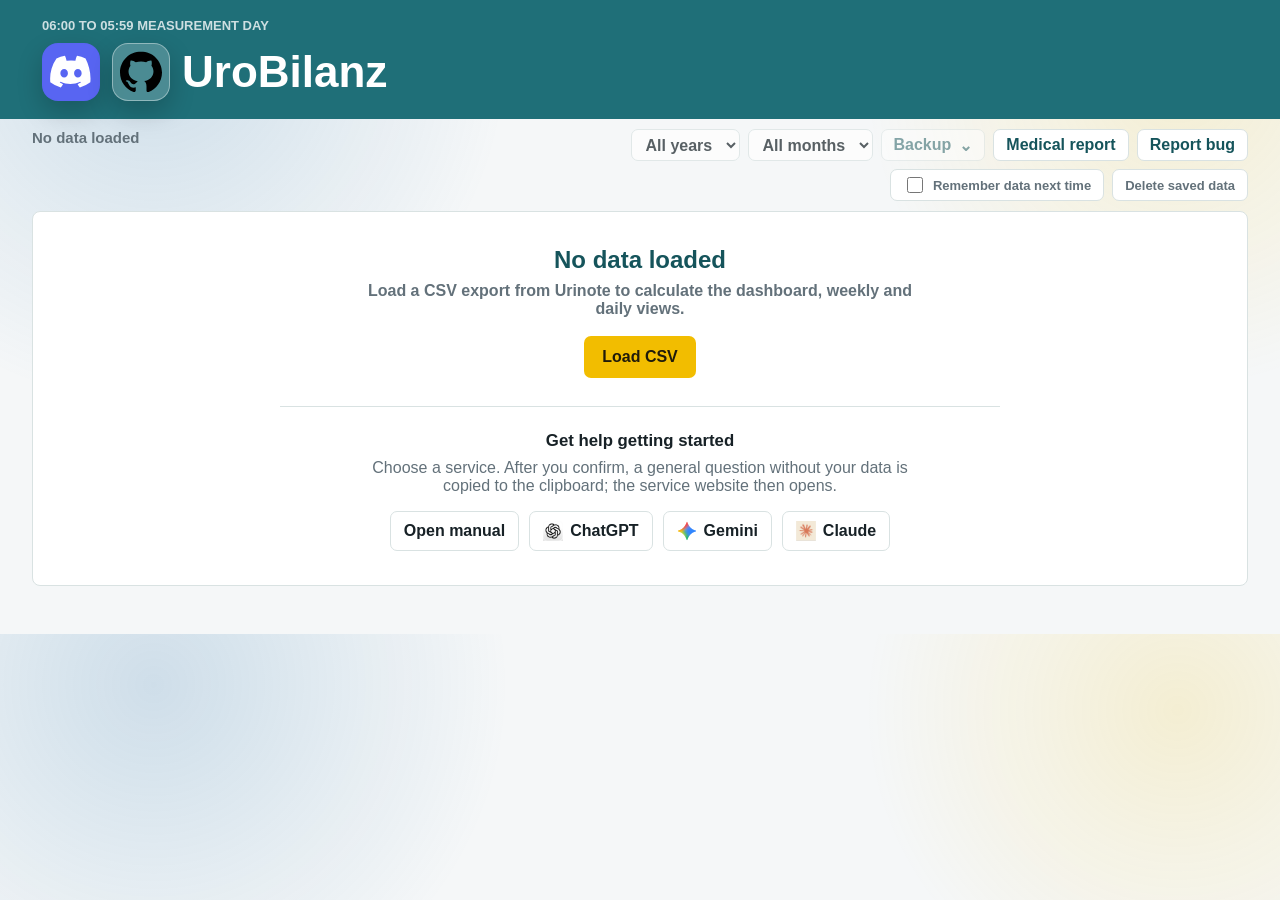
<file: apps/web/index.html>
<!doctype html>
<html lang="de">
  <head>
    <meta charset="utf-8" />
    <meta name="viewport" content="width=device-width, initial-scale=1" />
    <meta name="theme-color" content="#1f6e73" />
    <title>UroBilanz</title>
    <link rel="icon" href="./assets/urobilanz-app-icon.png" />
    <link rel="manifest" href="./manifest.webmanifest" />
    <link rel="stylesheet" href="./styles.css?v=about-header-1" />
    <link rel="stylesheet" href="./mobile.css?v=mobile-2" />
    <script src="./assets/js/charts.js?v=v1-7-2"></script>
    <script src="./assets/js/medical-report.js?v=v1-7-2"></script>
  </head>
  <body>
    <header class="app-header">
      <div>
        <p class="eyebrow" data-i18n="measurement_day">06:00 bis 05:59 Messtag</p>
        <h1>
          <a class="discord-mark-shell" href="https://discord.gg/RbsvqRCPQ" target="_blank" rel="noopener noreferrer" aria-label="UroBilanz-Community auf Discord" title="UroBilanz-Community auf Discord">
            <img class="discord-mark" src="./assets/discord-mark-white.svg" alt="" />
          </a>
          <a class="github-mark-shell" href="https://github.com/Schrotty74/UroBilanz" target="_blank" rel="noopener noreferrer" aria-label="UroBilanz auf GitHub" title="UroBilanz auf GitHub">
            <img class="github-mark" id="githubMark" src="./assets/github-invertocat-white.svg" alt="" />
          </a>
          UroBilanz
        </h1>
      </div>
      <details class="mobile-header-menu">
        <summary class="mobile-header-menu-toggle">☰ Menü</summary>
        <div class="header-actions">
          <div class="theme-menu" id="themeMenu">
            <button class="theme-menu-button" id="themeMenuButton" type="button" aria-expanded="false">
              <span data-i18n="theme">Theme</span>
              <strong id="selectedThemeLabel">Classic Hell</strong>
              <span aria-hidden="true">⌄</span>
            </button>
            <div class="theme-menu-panel" id="themeMenuPanel" hidden>
              <select id="themeSelect" class="visually-hidden" aria-label="Theme auswählen">
              <option value="classic-light">Classic Hell</option>
              <option value="classic-dark">Classic Dunkel</option>
              <option value="violet-night">Violet Night</option>
              <option value="liquid-dark">Liquid Dark</option>
              <option value="medical-light">Medical Light</option>
              <option value="high-contrast">High Contrast</option>
              <option value="summer">Sommer Look</option>
              <option value="cream-sage">Creme Salbei</option>
              </select>
              <div class="theme-menu-options" id="themeMenuOptions"></div>
              <div class="theme-menu-actions">
                <label class="theme-menu-action">
                  <span data-i18n="import_theme">Theme importieren</span>
                  <input id="themeInput" type="file" accept=".json,application/json" />
                </label>
                <button class="theme-menu-action" id="exportTheme" type="button" data-i18n="export_theme">Theme exportieren</button>
                <button class="theme-menu-action" id="deleteTheme" type="button" data-i18n="delete_theme">Theme löschen</button>
              </div>
            </div>
          </div>
          <label class="theme-control">
            <span data-i18n="language">Sprache</span>
            <select id="languageSelect" aria-label="Sprache">
              <option value="de">DE</option>
              <option value="en">EN</option>
            </select>
          </label>
          <button class="file-button" id="addEntry" type="button" data-i18n="add_entry">Eintrag</button>
          <label class="file-button">
            <span data-i18n="merge_csv">CSV ergänzen</span>
            <input id="mergeCsvInput" type="file" accept=".csv,text/csv" />
          </label>
          <label class="file-button">
            <span data-i18n="load_csv">CSV laden</span>
            <input id="csvInput" type="file" accept=".csv,text/csv" />
          </label>
          <button class="file-button" id="openAbout" type="button" data-i18n="about_open">Über UroBilanz</button>
        </div>
      </details>
    </header>

    <main>
      <section class="toolbar">
        <div class="control-left">
          <section class="tabs" aria-label="Ansichten">
            <button class="tab active" data-view="dashboard" data-i18n="dashboard">Dashboard</button>
            <button class="tab" data-view="year" data-i18n="year">Jahr</button>
            <button class="tab" data-view="month" data-i18n="month">Monat</button>
            <button class="tab" data-view="week" data-i18n="week">Woche</button>
            <button class="tab" data-view="day" data-i18n="day">Tag</button>
            <button class="tab" data-view="notes" data-i18n="notes">Regeln</button>
          </section>
          <div class="status" id="status" data-i18n="loading">Lade Daten...</div>
        </div>

        <div class="control-right">
          <div class="filters">
            <select id="yearFilter" aria-label="Jahr"></select>
            <select id="monthFilter" aria-label="Monat"></select>
            <details class="backup-menu" id="backupMenu">
              <summary class="utility-button" data-i18n="backup">Backup</summary>
              <div class="backup-menu-panel">
                <button id="backupCsv" type="button" data-i18n="complete_backup">Komplett-Backup</button>
                <button id="exportDays" type="button" data-i18n="daily_backup">Tagesbackup</button>
                <button id="exportJson" type="button" data-i18n="json_export">Als JSON exportieren</button>
              </div>
            </details>
            <button class="utility-button" id="medicalReport" type="button" data-i18n="medical_report">Arztbericht</button>
            <button class="utility-button" id="reportBug" type="button" data-i18n="report_bug">Fehler melden</button>
          </div>
          <section class="data-options">
            <label class="remember-toggle">
              <input id="rememberData" type="checkbox" />
              <span data-i18n="remember_data">Daten beim nächsten Start merken</span>
            </label>
            <button class="utility-button quiet" id="forgetData" type="button" data-i18n="forget_data">Gespeicherte Daten löschen</button>
          </section>
        </div>
      </section>

      <section id="emptyState" class="empty-state">
        <h2 data-i18n="no_data">Keine Daten geladen</h2>
        <p data-i18n="no_data_help">Lade einen CSV-Export aus Urinote, um Dashboard, Wochen- und Tagesansicht zu berechnen.</p>
        <label class="primary-upload">
          <span data-i18n="load_csv">CSV laden</span>
          <input id="emptyCsvInput" type="file" accept=".csv,text/csv" />
        </label>
        <section class="first-start-help" aria-labelledby="firstStartHelpTitle">
          <h3 id="firstStartHelpTitle" data-i18n="first_start_help_title">Beim Start helfen lassen</h3>
          <p data-i18n="first_start_help_text">Wähle einen Dienst. Eine allgemeine Frage ohne deine Daten wird in die Zwischenablage kopiert; danach öffnet sich die Website des Dienstes.</p>
          <div class="first-start-help-actions">
            <a class="manual-link" id="firstStartManual" href="https://github.com/Schrotty74/UroBilanz/blob/main/docs/output/pdf/UroBilanz-Handbuch-DE.pdf" target="_blank" rel="noopener noreferrer" data-i18n="open_manual">Handbuch öffnen</a>
            <button class="ai-service-button" type="button" data-ai-service="chatgpt" data-i18n-title="first_start_open_chatgpt" title="ChatGPT öffnen">
              <img src="./assets/ai-chatgpt-logo.jpg" alt="" />
              <span>ChatGPT</span>
            </button>
            <button class="ai-service-button" type="button" data-ai-service="gemini" data-i18n-title="first_start_open_gemini" title="Gemini öffnen">
              <img src="./assets/ai-gemini-logo.svg" alt="" />
              <span>Gemini</span>
            </button>
            <button class="ai-service-button" type="button" data-ai-service="claude" data-i18n-title="first_start_open_claude" title="Claude öffnen">
              <img src="./assets/ai-claude-logo.png" alt="" />
              <span>Claude</span>
            </button>
          </div>
        </section>
      </section>

      <section id="dashboard" class="view active">
        <div class="metric-grid" id="metrics"></div>
        <div class="chart-grid">
          <div class="chart-panel">
            <div class="panel-title" data-i18n="daily_progress">Tagesverlauf</div>
            <canvas id="dailyChart" width="760" height="300"></canvas>
          </div>
          <div class="chart-panel">
            <div class="panel-title" data-i18n="monthly_comparison">Monatsvergleich</div>
            <canvas id="monthChart" width="760" height="300"></canvas>
          </div>
        </div>
        <div class="table-wrap compact">
          <table id="alertTable"></table>
        </div>
      </section>

      <section id="year" class="view">
        <div class="table-wrap"><table id="yearTable"></table></div>
      </section>

      <section id="month" class="view">
        <div class="table-wrap"><table id="monthTable"></table></div>
      </section>

      <section id="week" class="view">
        <div class="table-wrap"><table id="weekTable"></table></div>
      </section>

      <section id="day" class="view">
        <div class="entry-filter-bar">
          <label class="entry-filter-search">
            <span data-i18n="filter_entries">Einträge filtern</span>
            <input id="entrySearch" type="search" data-i18n-placeholder="search_entries" placeholder="Einträge durchsuchen" />
          </label>
          <label class="entry-filter-type">
            <span data-i18n="type">Typ</span>
            <select id="entryTypeFilter">
              <option value="all" data-i18n="all_types">Alle Typen</option>
              <option value="Urin" data-i18n="urine">Urin</option>
              <option value="Wasser" data-i18n="water">Wasser</option>
              <option value="Hinweis" data-i18n="note">Hinweis</option>
            </select>
          </label>
          <button class="icon-button" id="clearEntryFilters" type="button" data-i18n-title="clear_filters" data-i18n-aria-label="clear_filters" title="Filter zurücksetzen" aria-label="Filter zurücksetzen">&#10005;</button>
        </div>
        <div class="table-wrap day-table"><table id="dayTable"></table></div>
      </section>

      <section id="notes" class="view notes">
        <h2 data-i18n="note_title">Bewertungsregeln</h2>
        <p class="notes-intro" data-i18n="note_intro">Diese Regeln beschreiben nur die organisatorische Auswertung in UroBilanz. Sie ersetzen keine medizinische Bewertung.</p>
        <div class="rules-grid">
          <article>
            <h3 data-i18n="rule_day_title">Messtag</h3>
            <p data-i18n="rule_day_text">Ein Messtag läuft von 06:00 bis 05:59. Einträge zwischen 00:00 und 05:59 werden dem Vortag zugerechnet, die Uhrzeit selbst bleibt erhalten.</p>
          </article>
          <article>
            <h3 data-i18n="rule_complete_title">Vollständig</h3>
            <p data-i18n="rule_complete_text">Ein Messtag wird für Summen, Durchschnitt und Bewertung nur ausgewertet, wenn zwischen erstem und letztem Urin- oder Wasserwert mindestens acht Stunden liegen.</p>
          </article>
          <article>
            <h3 data-i18n="rule_low_title">Niedrig</h3>
            <p data-i18n="rule_low_text">Ein vollständiger Messtag gilt als niedrig, wenn die Urin-Gesamtmenge unter 700 ml liegt.</p>
          </article>
          <article>
            <h3 data-i18n="rule_normal_title">Normal</h3>
            <p data-i18n="rule_normal_text">Ein vollständiger Messtag ab 700 ml Urin wird als normal geführt. Eine automatische Hoch-Bewertung gibt es nicht.</p>
          </article>
          <article>
            <h3 data-i18n="rule_incomplete_title">Unvollständig</h3>
            <p data-i18n="rule_incomplete_text">Unvollständige Randtage bleiben in der Tagesansicht sichtbar, werden aber nicht in Summen, Durchschnitt oder niedrig/normal-Bewertung eingerechnet.</p>
          </article>
          <article>
            <h3 data-i18n="rule_water_title">Wasser und Hinweise</h3>
            <p data-i18n="rule_water_text">Wasser wird separat geführt und nicht mit Urin vermischt. Hinweise bleiben als Kontext sichtbar und verändern keine Bewertung.</p>
          </article>
        </div>
      </section>
    </main>

    <dialog id="entryDialog" class="entry-dialog">
      <form id="entryForm" method="dialog">
        <h2 id="entryDialogTitle" data-i18n="entry_add">Eintrag hinzufügen</h2>
        <input id="entryEditIndex" type="hidden" value="" />
        <label>
          <span data-i18n="date">Datum</span>
          <input id="entryDate" type="date" required />
        </label>
        <label>
          <span data-i18n="urine_time">Urin Uhrzeit</span>
          <input id="entryUrineTime" type="time" />
        </label>
        <label>
          <span data-i18n="urine_ml">Urin ml</span>
          <input id="entryUrineMl" type="number" min="0" step="1" />
        </label>
        <label>
          <span data-i18n="water_time">Wasser Uhrzeit</span>
          <input id="entryWaterTime" type="time" />
        </label>
        <label>
          <span data-i18n="water_ml">Wasser ml</span>
          <input id="entryWaterMl" type="number" min="0" step="1" />
        </label>
        <label>
          <span data-i18n="daily_note">Tagesnotiz / Hinweis</span>
          <textarea id="entryNote" rows="3"></textarea>
        </label>
        <section class="entry-list-wrap">
          <h3 data-i18n="entries_day">Einträge an diesem Messtag</h3>
          <div id="entryList" class="entry-list"></div>
        </section>
        <div class="dialog-actions">
          <button class="utility-button quiet" id="cancelEntry" type="button" data-i18n="close">Schließen</button>
          <button class="utility-button quiet" id="resetEntry" type="button" data-i18n="new">Neu</button>
          <button class="utility-button" type="submit" data-i18n="add">Hinzufügen</button>
          <button class="utility-button" id="addEntryAndClose" type="submit" data-i18n="add_close">Hinzufügen & schließen</button>
        </div>
      </form>
    </dialog>

    <dialog id="bugReportDialog" class="entry-dialog bug-report-dialog">
      <form id="bugReportForm" method="dialog">
        <h2 data-i18n="bug_report_title">Fehlerbericht</h2>
        <p class="bug-report-privacy" data-i18n="bug_report_privacy">CSV-Werte, Hinweise und Gesundheitsdaten werden nicht automatisch in den Bericht aufgenommen.</p>
        <label>
          <span data-i18n="bug_description">Was ist passiert?</span>
          <textarea id="bugDescription" rows="4"></textarea>
        </label>
        <label>
          <span data-i18n="bug_steps">Schritte zum Nachstellen</span>
          <textarea id="bugSteps" rows="4"></textarea>
        </label>
        <label>
          <span data-i18n="bug_expected">Was sollte stattdessen passieren?</span>
          <textarea id="bugExpected" rows="3"></textarea>
        </label>
        <label>
          <span data-i18n="bug_report_preview">Bericht vor dem Senden prüfen und bei Bedarf bearbeiten</span>
          <textarea id="bugReportText" class="bug-report-text" rows="15"></textarea>
        </label>
        <div class="dialog-actions">
          <button class="utility-button quiet" id="closeBugReport" type="button" data-i18n="close">Schließen</button>
          <button class="utility-button" id="saveBugReport" type="button" data-i18n="save_report">Bericht speichern</button>
          <button class="utility-button" id="emailBugReport" type="button" data-i18n="prepare_email">E-Mail vorbereiten</button>
        </div>
      </form>
    </dialog>

    <dialog id="medicalReportDialog" class="entry-dialog medical-report-dialog">
      <form id="medicalReportForm" method="dialog">
        <h2 data-i18n="medical_report">Arztbericht</h2>
        <p class="medical-report-intro" data-i18n="medical_report_intro">Erstellt einen strukturierten, druckfertigen Bericht im festen UroBilanz-Berichtslayout.</p>
        <label>
          <span data-i18n="period_from">Zeitraum von</span>
          <input id="medicalReportFrom" type="date" required />
        </label>
        <label>
          <span data-i18n="period_to">Zeitraum bis</span>
          <input id="medicalReportTo" type="date" required />
        </label>
        <label class="report-option">
          <input id="medicalReportDetails" type="checkbox" checked />
          <span data-i18n="include_daily_details">Tagesdetails aufnehmen</span>
        </label>
        <label class="report-option">
          <input id="medicalReportNotes" type="checkbox" checked />
          <span data-i18n="include_notes">Hinweise aufnehmen</span>
        </label>
        <p class="medical-report-note" data-i18n="medical_report_note">Der Bericht verwendet immer ein neutrales, druckfreundliches Layout und übernimmt keine Theme-Farben.</p>
        <div class="dialog-actions">
          <button class="utility-button quiet" id="closeMedicalReport" type="button" data-i18n="close">Schließen</button>
          <button class="utility-button" type="submit" data-i18n="create_report">Bericht erstellen</button>
        </div>
      </form>
    </dialog>

    <dialog id="aboutDialog" class="about-dialog">
      <div class="about-content">
        <img class="about-app-mark" src="./assets/urobilanz-app-icon.png" alt="" />
        <div class="about-heading">
          <h2>UroBilanz</h2>
          <p id="aboutVersion">Version</p>
        </div>
        <p class="about-description" data-i18n="about_description">Lokales Protokoll- und Auswertungstool für Urin- und Flüssigkeitsprotokolle.</p>
        <dl class="about-details">
          <dt data-i18n="about_developer">Entwickler</dt>
          <dd data-i18n="about_developer_value">Schrotty74, mit Unterstützung von OpenAI Codex</dd>
          <dt data-i18n="about_license">Lizenz</dt>
          <dd><a href="https://github.com/Schrotty74/UroBilanz/blob/main/LICENSE" target="_blank" rel="noopener noreferrer">GNU General Public License v3</a></dd>
          <dt>GitHub</dt>
          <dd><a href="https://github.com/Schrotty74/UroBilanz" target="_blank" rel="noopener noreferrer">github.com/Schrotty74/UroBilanz</a></dd>
          <dt data-i18n="about_contact">Kontakt</dt>
          <dd><a href="mailto:urobilanz@mailbox.org">urobilanz@mailbox.org</a></dd>
        </dl>
        <div class="dialog-actions">
          <button class="utility-button" id="closeAbout" type="button" data-i18n="close">Schließen</button>
        </div>
      </div>
    </dialog>

    <script src="./assets/i18n/de.js?v=first-start-help-2"></script>
    <script src="./assets/i18n/en.js?v=first-start-help-2"></script>
    <script src="./assets/js/core.js?v=v1-7-2"></script>
    <script src="./assets/js/themes.js?v=v1-7-2"></script>
    <script src="./app.js?v=first-start-help-6"></script>
  </body>
</html>
</file>
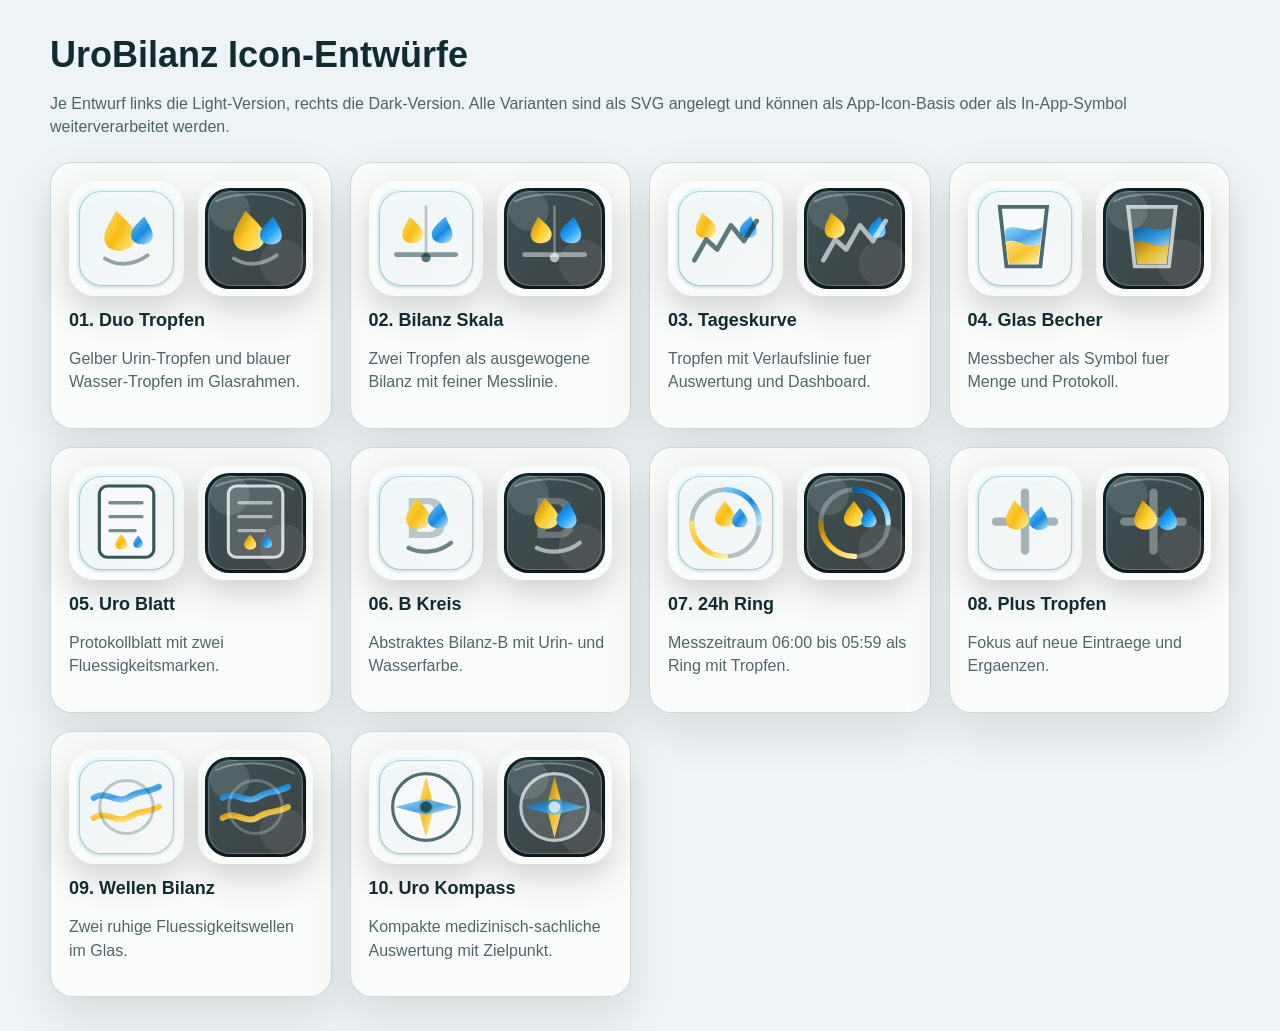
<file: assets/icon/index.html>
<!doctype html>
<html lang="de">
<head>
  <meta charset="utf-8">
  <meta name="viewport" content="width=device-width, initial-scale=1">
  <title>UroBilanz Icon-Entwürfe</title>
  <style>
    :root { color-scheme: light dark; font-family: -apple-system, BlinkMacSystemFont, "Segoe UI", sans-serif; background: #eef4f5; color: #112b2f; }
    body { margin: 0; padding: 34px; }
    header { max-width: 1180px; margin: 0 auto 24px; }
    h1 { margin: 0 0 8px; font-size: 36px; }
    p { color: color-mix(in srgb, currentColor 72%, transparent); line-height: 1.45; }
    .grid { max-width: 1180px; margin: 0 auto; display: grid; grid-template-columns: repeat(auto-fit, minmax(260px, 1fr)); gap: 18px; }
    .card { border: 1px solid color-mix(in srgb, currentColor 18%, transparent); border-radius: 22px; padding: 18px; background: color-mix(in srgb, Canvas 70%, transparent); box-shadow: 0 18px 48px rgba(0,0,0,.10); }
    .icons { display: grid; grid-template-columns: 1fr 1fr; gap: 14px; }
    img { width: 100%; aspect-ratio: 1; display: block; border-radius: 22%; box-shadow: 0 12px 34px rgba(0,0,0,.18); }
    h2 { font-size: 18px; margin: 14px 0 4px; }
    @media (prefers-color-scheme: dark) { :root { background: #101313; color: #edf6f7; } .card { box-shadow: 0 18px 48px rgba(0,0,0,.32); } }
  </style>
</head>
<body>
  <header>
    <h1>UroBilanz Icon-Entwürfe</h1>
    <p>Je Entwurf links die Light-Version, rechts die Dark-Version. Alle Varianten sind als SVG angelegt und können als App-Icon-Basis oder als In-App-Symbol weiterverarbeitet werden.</p>
  </header>
  <main class="grid">
    <article class="card">
      <div class="icons">
        <img src="svg/01-light.svg" alt="Duo Tropfen Light">
        <img src="svg/01-dark.svg" alt="Duo Tropfen Dark">
      </div>
      <h2>01. Duo Tropfen</h2>
      <p>Gelber Urin-Tropfen und blauer Wasser-Tropfen im Glasrahmen.</p>
    </article>
    <article class="card">
      <div class="icons">
        <img src="svg/02-light.svg" alt="Bilanz Skala Light">
        <img src="svg/02-dark.svg" alt="Bilanz Skala Dark">
      </div>
      <h2>02. Bilanz Skala</h2>
      <p>Zwei Tropfen als ausgewogene Bilanz mit feiner Messlinie.</p>
    </article>
    <article class="card">
      <div class="icons">
        <img src="svg/03-light.svg" alt="Tageskurve Light">
        <img src="svg/03-dark.svg" alt="Tageskurve Dark">
      </div>
      <h2>03. Tageskurve</h2>
      <p>Tropfen mit Verlaufslinie fuer Auswertung und Dashboard.</p>
    </article>
    <article class="card">
      <div class="icons">
        <img src="svg/04-light.svg" alt="Glas Becher Light">
        <img src="svg/04-dark.svg" alt="Glas Becher Dark">
      </div>
      <h2>04. Glas Becher</h2>
      <p>Messbecher als Symbol fuer Menge und Protokoll.</p>
    </article>
    <article class="card">
      <div class="icons">
        <img src="svg/05-light.svg" alt="Uro Blatt Light">
        <img src="svg/05-dark.svg" alt="Uro Blatt Dark">
      </div>
      <h2>05. Uro Blatt</h2>
      <p>Protokollblatt mit zwei Fluessigkeitsmarken.</p>
    </article>
    <article class="card">
      <div class="icons">
        <img src="svg/06-light.svg" alt="B Kreis Light">
        <img src="svg/06-dark.svg" alt="B Kreis Dark">
      </div>
      <h2>06. B Kreis</h2>
      <p>Abstraktes Bilanz-B mit Urin- und Wasserfarbe.</p>
    </article>
    <article class="card">
      <div class="icons">
        <img src="svg/07-light.svg" alt="24h Ring Light">
        <img src="svg/07-dark.svg" alt="24h Ring Dark">
      </div>
      <h2>07. 24h Ring</h2>
      <p>Messzeitraum 06:00 bis 05:59 als Ring mit Tropfen.</p>
    </article>
    <article class="card">
      <div class="icons">
        <img src="svg/08-light.svg" alt="Plus Tropfen Light">
        <img src="svg/08-dark.svg" alt="Plus Tropfen Dark">
      </div>
      <h2>08. Plus Tropfen</h2>
      <p>Fokus auf neue Eintraege und Ergaenzen.</p>
    </article>
    <article class="card">
      <div class="icons">
        <img src="svg/09-light.svg" alt="Wellen Bilanz Light">
        <img src="svg/09-dark.svg" alt="Wellen Bilanz Dark">
      </div>
      <h2>09. Wellen Bilanz</h2>
      <p>Zwei ruhige Fluessigkeitswellen im Glas.</p>
    </article>
    <article class="card">
      <div class="icons">
        <img src="svg/10-light.svg" alt="Uro Kompass Light">
        <img src="svg/10-dark.svg" alt="Uro Kompass Dark">
      </div>
      <h2>10. Uro Kompass</h2>
      <p>Kompakte medizinisch-sachliche Auswertung mit Zielpunkt.</p>
    </article></main>
</body>
</html>
</file>
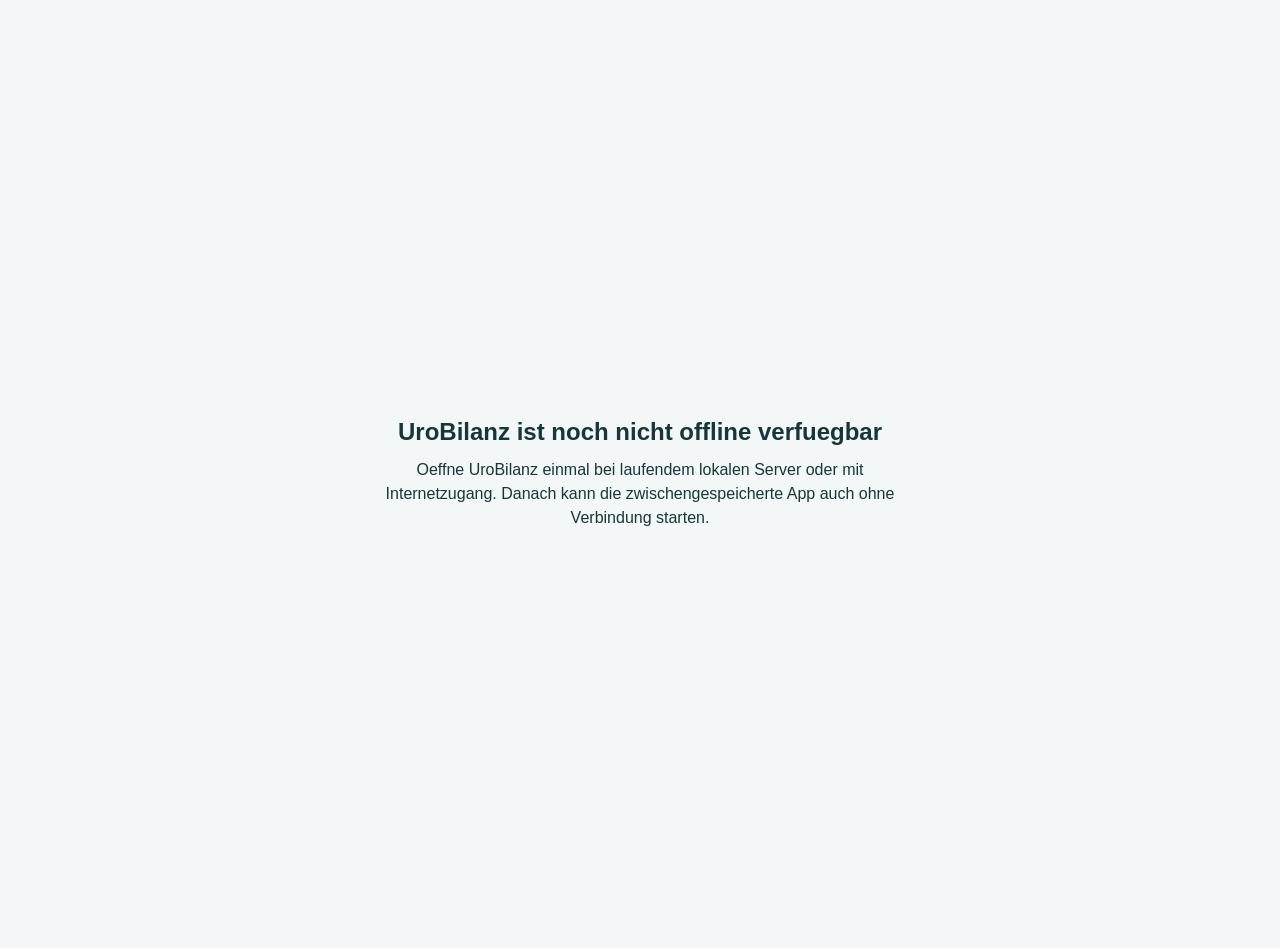
<file: apps/web/offline.html>
<!doctype html>
<html lang="de">
  <head>
    <meta charset="utf-8" />
    <meta name="viewport" content="width=device-width, initial-scale=1" />
    <meta name="theme-color" content="#1f6e73" />
    <title>UroBilanz offline</title>
    <style>
      body { align-items: center; background: #f3f7f7; color: #17363a; display: flex; font-family: -apple-system, BlinkMacSystemFont, "Segoe UI", sans-serif; justify-content: center; margin: 0; min-height: 100vh; padding: 24px; text-align: center; }
      main { max-width: 32rem; }
      h1 { font-size: 1.5rem; margin: 0 0 0.75rem; }
      p { line-height: 1.5; margin: 0; }
    </style>
  </head>
  <body>
    <main>
      <h1>UroBilanz ist noch nicht offline verfuegbar</h1>
      <p>Oeffne UroBilanz einmal bei laufendem lokalen Server oder mit Internetzugang. Danach kann die zwischengespeicherte App auch ohne Verbindung starten.</p>
    </main>
  </body>
</html>
</file>
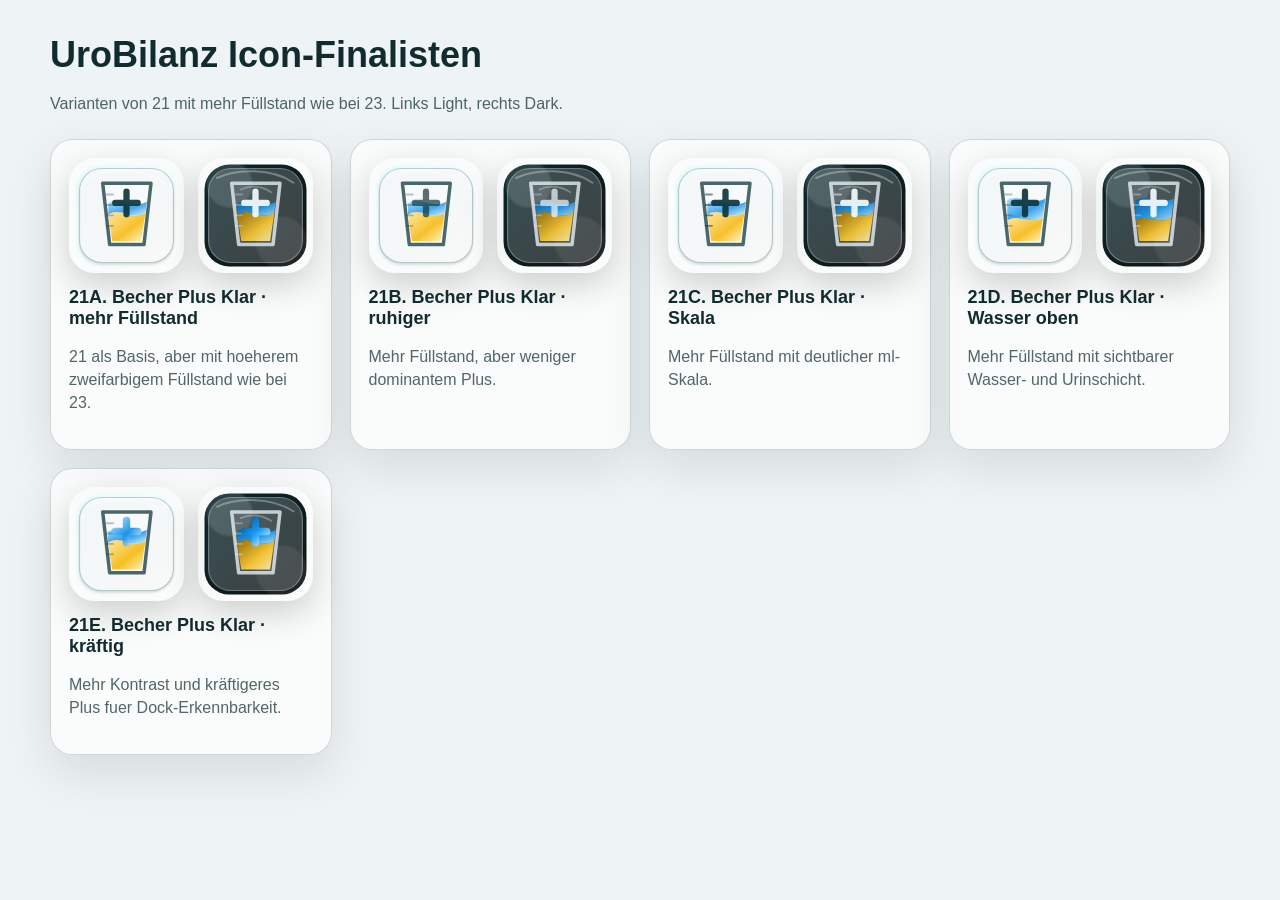
<file: assets/icon/index-finalisten.html>
<!doctype html><html lang="de"><head><meta charset="utf-8"><meta name="viewport" content="width=device-width, initial-scale=1"><title>UroBilanz Icon-Finalisten</title><style>
:root{color-scheme:light dark;font-family:-apple-system,BlinkMacSystemFont,"Segoe UI",sans-serif;background:#eef4f5;color:#112b2f}body{margin:0;padding:34px}header{max-width:1180px;margin:0 auto 24px}h1{margin:0 0 8px;font-size:36px}p{color:color-mix(in srgb,currentColor 72%,transparent);line-height:1.45}.grid{max-width:1180px;margin:0 auto;display:grid;grid-template-columns:repeat(auto-fit,minmax(260px,1fr));gap:18px}.card{border:1px solid color-mix(in srgb,currentColor 18%,transparent);border-radius:22px;padding:18px;background:color-mix(in srgb,Canvas 70%,transparent);box-shadow:0 18px 48px rgba(0,0,0,.10)}.icons{display:grid;grid-template-columns:1fr 1fr;gap:14px}img{width:100%;aspect-ratio:1;display:block;border-radius:22%;box-shadow:0 12px 34px rgba(0,0,0,.18)}h2{font-size:18px;margin:14px 0 4px}@media(prefers-color-scheme:dark){:root{background:#101313;color:#edf6f7}.card{box-shadow:0 18px 48px rgba(0,0,0,.32)}}
</style></head><body><header><h1>UroBilanz Icon-Finalisten</h1><p>Varianten von 21 mit mehr Füllstand wie bei 23. Links Light, rechts Dark.</p></header><main class="grid"><article class="card"><div class="icons"><img src="svg-finalisten/21A-light.svg" alt="Becher Plus Klar · mehr Füllstand Light"><img src="svg-finalisten/21A-dark.svg" alt="Becher Plus Klar · mehr Füllstand Dark"></div><h2>21A. Becher Plus Klar · mehr Füllstand</h2><p>21 als Basis, aber mit hoeherem zweifarbigem Füllstand wie bei 23.</p></article><article class="card"><div class="icons"><img src="svg-finalisten/21B-light.svg" alt="Becher Plus Klar · ruhiger Light"><img src="svg-finalisten/21B-dark.svg" alt="Becher Plus Klar · ruhiger Dark"></div><h2>21B. Becher Plus Klar · ruhiger</h2><p>Mehr Füllstand, aber weniger dominantem Plus.</p></article><article class="card"><div class="icons"><img src="svg-finalisten/21C-light.svg" alt="Becher Plus Klar · Skala Light"><img src="svg-finalisten/21C-dark.svg" alt="Becher Plus Klar · Skala Dark"></div><h2>21C. Becher Plus Klar · Skala</h2><p>Mehr Füllstand mit deutlicher ml-Skala.</p></article><article class="card"><div class="icons"><img src="svg-finalisten/21D-light.svg" alt="Becher Plus Klar · Wasser oben Light"><img src="svg-finalisten/21D-dark.svg" alt="Becher Plus Klar · Wasser oben Dark"></div><h2>21D. Becher Plus Klar · Wasser oben</h2><p>Mehr Füllstand mit sichtbarer Wasser- und Urinschicht.</p></article><article class="card"><div class="icons"><img src="svg-finalisten/21E-light.svg" alt="Becher Plus Klar · kräftig Light"><img src="svg-finalisten/21E-dark.svg" alt="Becher Plus Klar · kräftig Dark"></div><h2>21E. Becher Plus Klar · kräftig</h2><p>Mehr Kontrast und kräftigeres Plus fuer Dock-Erkennbarkeit.</p></article></main></body></html>
</file>
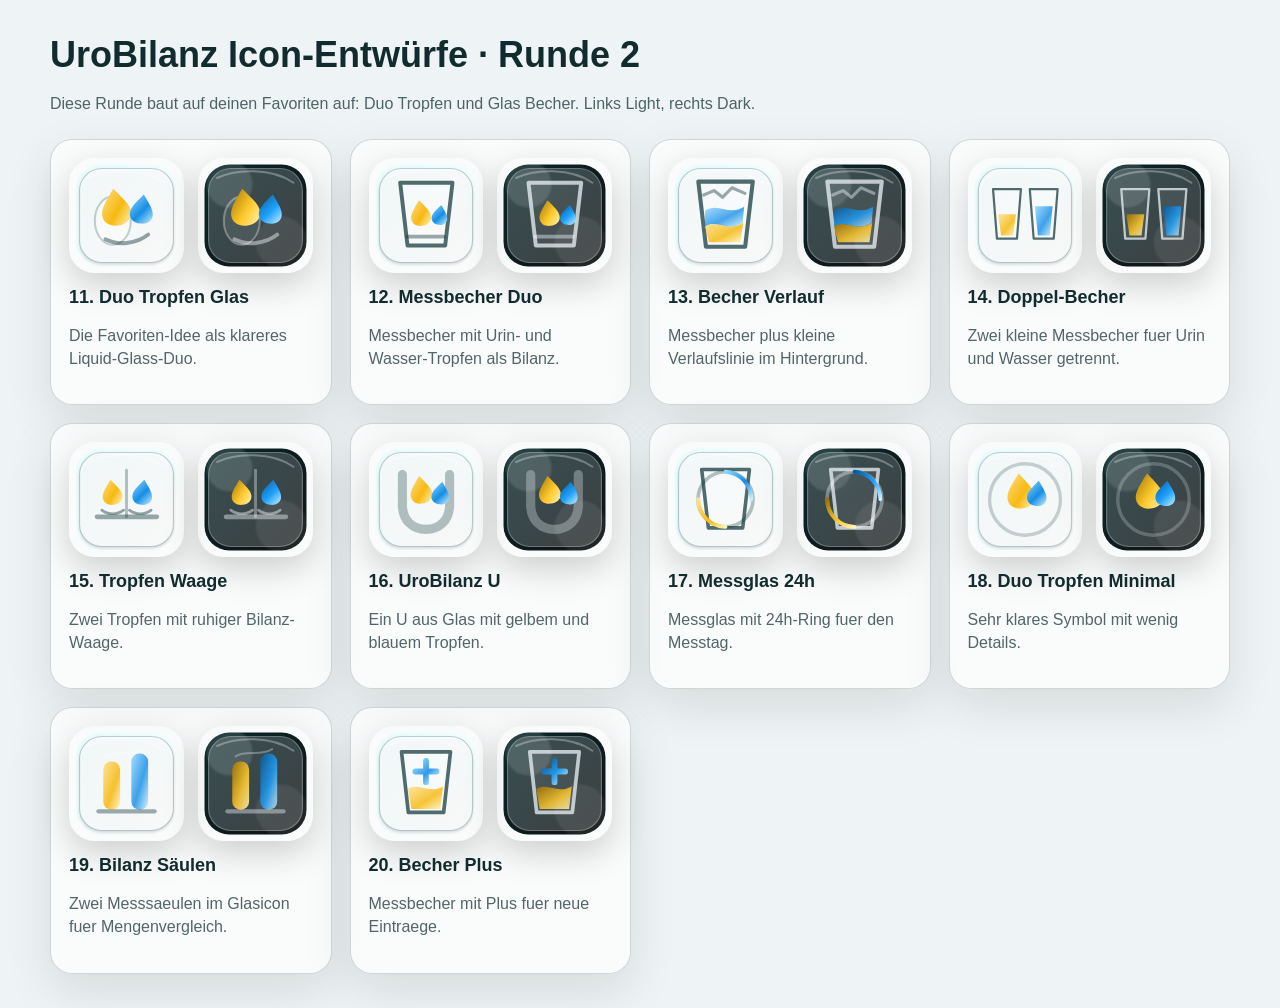
<file: assets/icon/index-runde-2.html>
<!doctype html>
<html lang="de">
<head>
  <meta charset="utf-8">
  <meta name="viewport" content="width=device-width, initial-scale=1">
  <title>UroBilanz Icon-Entwürfe Runde 2</title>
  <style>
    :root { color-scheme: light dark; font-family: -apple-system, BlinkMacSystemFont, "Segoe UI", sans-serif; background: #eef4f5; color: #112b2f; }
    body { margin: 0; padding: 34px; }
    header { max-width: 1180px; margin: 0 auto 24px; }
    h1 { margin: 0 0 8px; font-size: 36px; }
    p { color: color-mix(in srgb, currentColor 72%, transparent); line-height: 1.45; }
    .grid { max-width: 1180px; margin: 0 auto; display: grid; grid-template-columns: repeat(auto-fit, minmax(260px, 1fr)); gap: 18px; }
    .card { border: 1px solid color-mix(in srgb, currentColor 18%, transparent); border-radius: 22px; padding: 18px; background: color-mix(in srgb, Canvas 70%, transparent); box-shadow: 0 18px 48px rgba(0,0,0,.10); }
    .icons { display: grid; grid-template-columns: 1fr 1fr; gap: 14px; }
    img { width: 100%; aspect-ratio: 1; display: block; border-radius: 22%; box-shadow: 0 12px 34px rgba(0,0,0,.18); }
    h2 { font-size: 18px; margin: 14px 0 4px; }
    @media (prefers-color-scheme: dark) { :root { background: #101313; color: #edf6f7; } .card { box-shadow: 0 18px 48px rgba(0,0,0,.32); } }
  </style>
</head>
<body>
  <header>
    <h1>UroBilanz Icon-Entwürfe · Runde 2</h1>
    <p>Diese Runde baut auf deinen Favoriten auf: Duo Tropfen und Glas Becher. Links Light, rechts Dark.</p>
  </header>
  <main class="grid">
    <article class="card">
      <div class="icons">
        <img src="svg-runde-2/11-light.svg" alt="Duo Tropfen Glas Light">
        <img src="svg-runde-2/11-dark.svg" alt="Duo Tropfen Glas Dark">
      </div>
      <h2>11. Duo Tropfen Glas</h2>
      <p>Die Favoriten-Idee als klareres Liquid-Glass-Duo.</p>
    </article>
    <article class="card">
      <div class="icons">
        <img src="svg-runde-2/12-light.svg" alt="Messbecher Duo Light">
        <img src="svg-runde-2/12-dark.svg" alt="Messbecher Duo Dark">
      </div>
      <h2>12. Messbecher Duo</h2>
      <p>Messbecher mit Urin- und Wasser-Tropfen als Bilanz.</p>
    </article>
    <article class="card">
      <div class="icons">
        <img src="svg-runde-2/13-light.svg" alt="Becher Verlauf Light">
        <img src="svg-runde-2/13-dark.svg" alt="Becher Verlauf Dark">
      </div>
      <h2>13. Becher Verlauf</h2>
      <p>Messbecher plus kleine Verlaufslinie im Hintergrund.</p>
    </article>
    <article class="card">
      <div class="icons">
        <img src="svg-runde-2/14-light.svg" alt="Doppel-Becher Light">
        <img src="svg-runde-2/14-dark.svg" alt="Doppel-Becher Dark">
      </div>
      <h2>14. Doppel-Becher</h2>
      <p>Zwei kleine Messbecher fuer Urin und Wasser getrennt.</p>
    </article>
    <article class="card">
      <div class="icons">
        <img src="svg-runde-2/15-light.svg" alt="Tropfen Waage Light">
        <img src="svg-runde-2/15-dark.svg" alt="Tropfen Waage Dark">
      </div>
      <h2>15. Tropfen Waage</h2>
      <p>Zwei Tropfen mit ruhiger Bilanz-Waage.</p>
    </article>
    <article class="card">
      <div class="icons">
        <img src="svg-runde-2/16-light.svg" alt="UroBilanz U Light">
        <img src="svg-runde-2/16-dark.svg" alt="UroBilanz U Dark">
      </div>
      <h2>16. UroBilanz U</h2>
      <p>Ein U aus Glas mit gelbem und blauem Tropfen.</p>
    </article>
    <article class="card">
      <div class="icons">
        <img src="svg-runde-2/17-light.svg" alt="Messglas 24h Light">
        <img src="svg-runde-2/17-dark.svg" alt="Messglas 24h Dark">
      </div>
      <h2>17. Messglas 24h</h2>
      <p>Messglas mit 24h-Ring fuer den Messtag.</p>
    </article>
    <article class="card">
      <div class="icons">
        <img src="svg-runde-2/18-light.svg" alt="Duo Tropfen Minimal Light">
        <img src="svg-runde-2/18-dark.svg" alt="Duo Tropfen Minimal Dark">
      </div>
      <h2>18. Duo Tropfen Minimal</h2>
      <p>Sehr klares Symbol mit wenig Details.</p>
    </article>
    <article class="card">
      <div class="icons">
        <img src="svg-runde-2/19-light.svg" alt="Bilanz Säulen Light">
        <img src="svg-runde-2/19-dark.svg" alt="Bilanz Säulen Dark">
      </div>
      <h2>19. Bilanz Säulen</h2>
      <p>Zwei Messsaeulen im Glasicon fuer Mengenvergleich.</p>
    </article>
    <article class="card">
      <div class="icons">
        <img src="svg-runde-2/20-light.svg" alt="Becher Plus Light">
        <img src="svg-runde-2/20-dark.svg" alt="Becher Plus Dark">
      </div>
      <h2>20. Becher Plus</h2>
      <p>Messbecher mit Plus fuer neue Eintraege.</p>
    </article></main>
</body>
</html>
</file>
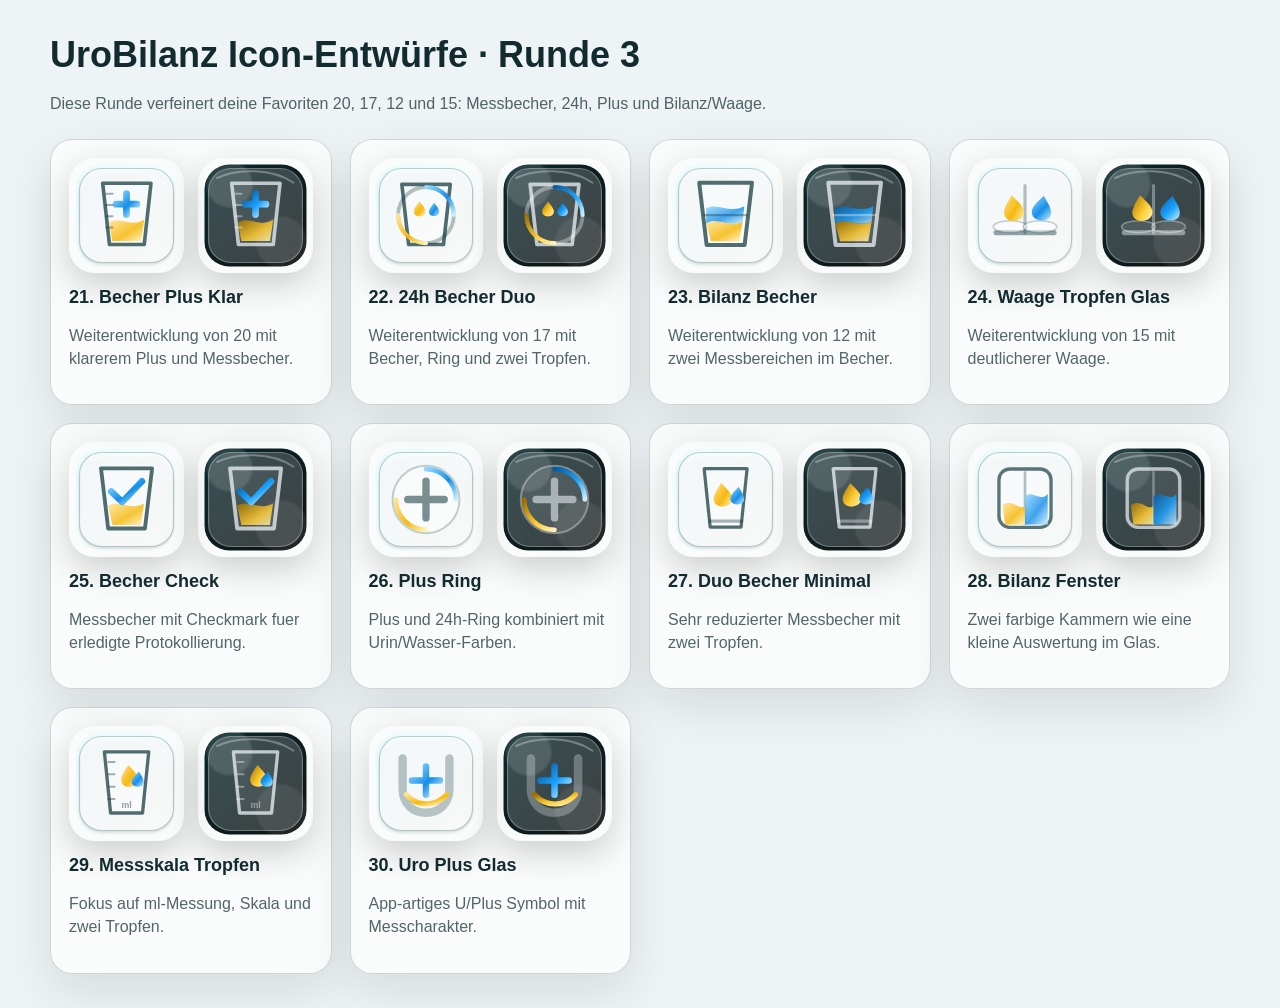
<file: assets/icon/index-runde-3.html>
<!doctype html><html lang="de"><head><meta charset="utf-8"><meta name="viewport" content="width=device-width, initial-scale=1"><title>UroBilanz Icon-Entwürfe Runde 3</title><style>
:root{color-scheme:light dark;font-family:-apple-system,BlinkMacSystemFont,"Segoe UI",sans-serif;background:#eef4f5;color:#112b2f}body{margin:0;padding:34px}header{max-width:1180px;margin:0 auto 24px}h1{margin:0 0 8px;font-size:36px}p{color:color-mix(in srgb,currentColor 72%,transparent);line-height:1.45}.grid{max-width:1180px;margin:0 auto;display:grid;grid-template-columns:repeat(auto-fit,minmax(260px,1fr));gap:18px}.card{border:1px solid color-mix(in srgb,currentColor 18%,transparent);border-radius:22px;padding:18px;background:color-mix(in srgb,Canvas 70%,transparent);box-shadow:0 18px 48px rgba(0,0,0,.10)}.icons{display:grid;grid-template-columns:1fr 1fr;gap:14px}img{width:100%;aspect-ratio:1;display:block;border-radius:22%;box-shadow:0 12px 34px rgba(0,0,0,.18)}h2{font-size:18px;margin:14px 0 4px}@media(prefers-color-scheme:dark){:root{background:#101313;color:#edf6f7}.card{box-shadow:0 18px 48px rgba(0,0,0,.32)}}
</style></head><body><header><h1>UroBilanz Icon-Entwürfe · Runde 3</h1><p>Diese Runde verfeinert deine Favoriten 20, 17, 12 und 15: Messbecher, 24h, Plus und Bilanz/Waage.</p></header><main class="grid"><article class="card"><div class="icons"><img src="svg-runde-3/21-light.svg" alt="Becher Plus Klar Light"><img src="svg-runde-3/21-dark.svg" alt="Becher Plus Klar Dark"></div><h2>21. Becher Plus Klar</h2><p>Weiterentwicklung von 20 mit klarerem Plus und Messbecher.</p></article><article class="card"><div class="icons"><img src="svg-runde-3/22-light.svg" alt="24h Becher Duo Light"><img src="svg-runde-3/22-dark.svg" alt="24h Becher Duo Dark"></div><h2>22. 24h Becher Duo</h2><p>Weiterentwicklung von 17 mit Becher, Ring und zwei Tropfen.</p></article><article class="card"><div class="icons"><img src="svg-runde-3/23-light.svg" alt="Bilanz Becher Light"><img src="svg-runde-3/23-dark.svg" alt="Bilanz Becher Dark"></div><h2>23. Bilanz Becher</h2><p>Weiterentwicklung von 12 mit zwei Messbereichen im Becher.</p></article><article class="card"><div class="icons"><img src="svg-runde-3/24-light.svg" alt="Waage Tropfen Glas Light"><img src="svg-runde-3/24-dark.svg" alt="Waage Tropfen Glas Dark"></div><h2>24. Waage Tropfen Glas</h2><p>Weiterentwicklung von 15 mit deutlicherer Waage.</p></article><article class="card"><div class="icons"><img src="svg-runde-3/25-light.svg" alt="Becher Check Light"><img src="svg-runde-3/25-dark.svg" alt="Becher Check Dark"></div><h2>25. Becher Check</h2><p>Messbecher mit Checkmark fuer erledigte Protokollierung.</p></article><article class="card"><div class="icons"><img src="svg-runde-3/26-light.svg" alt="Plus Ring Light"><img src="svg-runde-3/26-dark.svg" alt="Plus Ring Dark"></div><h2>26. Plus Ring</h2><p>Plus und 24h-Ring kombiniert mit Urin/Wasser-Farben.</p></article><article class="card"><div class="icons"><img src="svg-runde-3/27-light.svg" alt="Duo Becher Minimal Light"><img src="svg-runde-3/27-dark.svg" alt="Duo Becher Minimal Dark"></div><h2>27. Duo Becher Minimal</h2><p>Sehr reduzierter Messbecher mit zwei Tropfen.</p></article><article class="card"><div class="icons"><img src="svg-runde-3/28-light.svg" alt="Bilanz Fenster Light"><img src="svg-runde-3/28-dark.svg" alt="Bilanz Fenster Dark"></div><h2>28. Bilanz Fenster</h2><p>Zwei farbige Kammern wie eine kleine Auswertung im Glas.</p></article><article class="card"><div class="icons"><img src="svg-runde-3/29-light.svg" alt="Messskala Tropfen Light"><img src="svg-runde-3/29-dark.svg" alt="Messskala Tropfen Dark"></div><h2>29. Messskala Tropfen</h2><p>Fokus auf ml-Messung, Skala und zwei Tropfen.</p></article><article class="card"><div class="icons"><img src="svg-runde-3/30-light.svg" alt="Uro Plus Glas Light"><img src="svg-runde-3/30-dark.svg" alt="Uro Plus Glas Dark"></div><h2>30. Uro Plus Glas</h2><p>App-artiges U/Plus Symbol mit Messcharakter.</p></article></main></body></html>
</file>
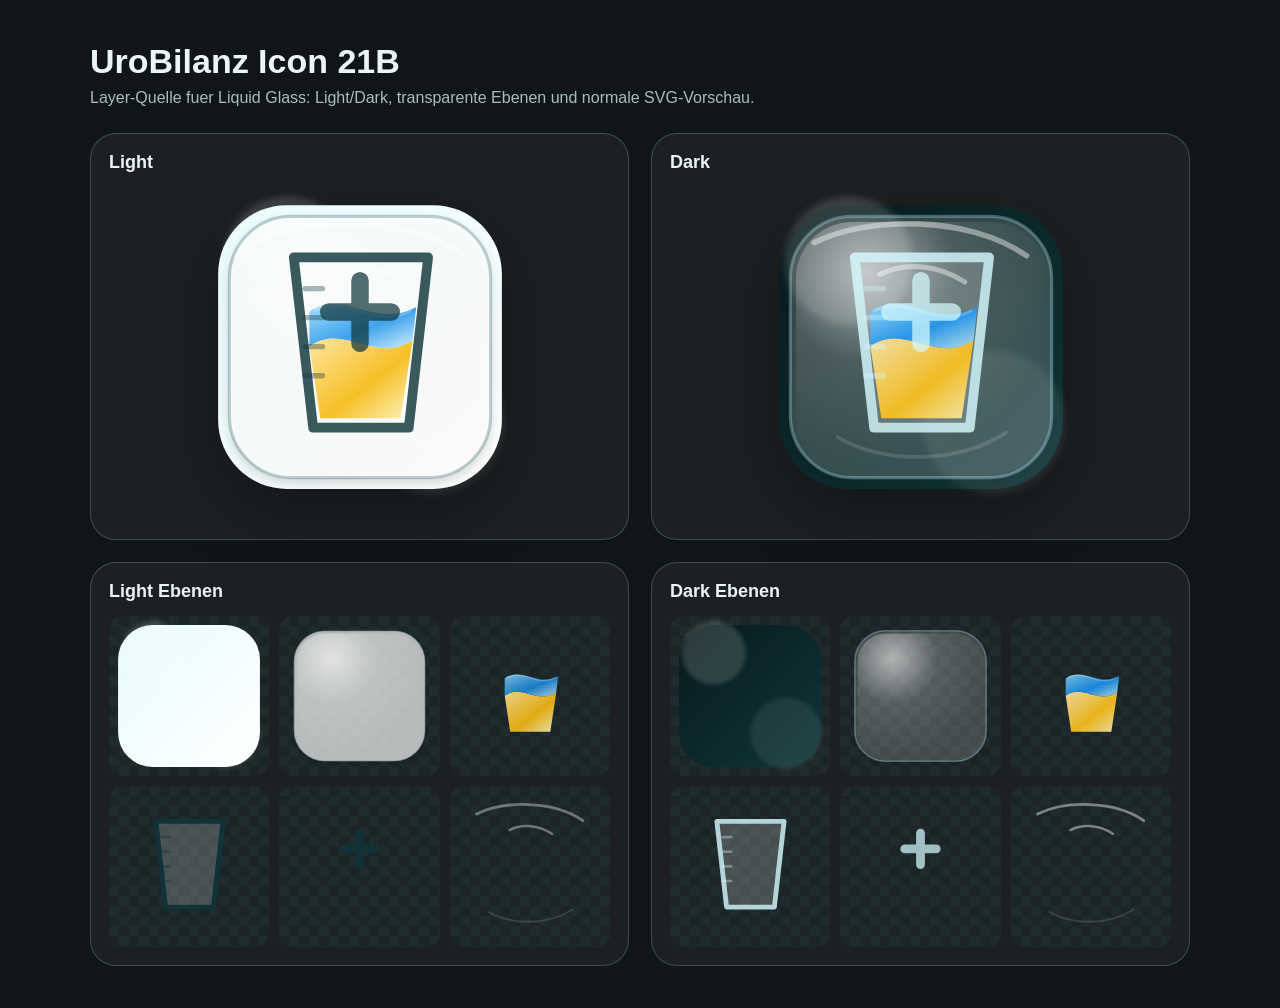
<file: assets/icon/liquid-glass-21B/preview.html>
<!doctype html>
<html lang="de">
<head>
  <meta charset="utf-8">
  <meta name="viewport" content="width=device-width, initial-scale=1">
  <title>UroBilanz Liquid Glass Icon 21B</title>
  <style>
    body { margin: 0; font-family: -apple-system, BlinkMacSystemFont, "Segoe UI", sans-serif; background: #101517; color: #ecf5f6; }
    main { max-width: 1100px; margin: 0 auto; padding: 42px 24px; }
    h1 { margin: 0 0 8px; font-size: 34px; }
    p { color: #a9bdc0; margin: 0 0 26px; }
    .grid { display: grid; grid-template-columns: repeat(auto-fit, minmax(240px, 1fr)); gap: 22px; }
    .card { border: 1px solid rgba(180, 230, 240, .22); background: rgba(255,255,255,.05); border-radius: 26px; padding: 18px; }
    .icon { width: min(100%, 320px); aspect-ratio: 1; display: block; margin: 0 auto 14px; filter: drop-shadow(0 22px 34px rgba(0,0,0,.30)); }
    .layers { display: grid; grid-template-columns: repeat(3, 1fr); gap: 10px; }
    .layers img { width: 100%; aspect-ratio: 1; background: repeating-conic-gradient(#1b2426 0 25%, #202b2d 0 50%) 50% / 20px 20px; border-radius: 14px; }
    h2 { font-size: 18px; margin: 0 0 14px; }
    .label { font-weight: 700; margin-top: 8px; }
  </style>
</head>
<body>
  <main>
    <h1>UroBilanz Icon 21B</h1>
    <p>Layer-Quelle fuer Liquid Glass: Light/Dark, transparente Ebenen und normale SVG-Vorschau.</p>
    <div class="grid">
      <section class="card">
        <h2>Light</h2>
        <img class="icon" src="light/composite.svg" alt="UroBilanz Light Icon">
      </section>
      <section class="card">
        <h2>Dark</h2>
        <img class="icon" src="dark/composite.svg" alt="UroBilanz Dark Icon">
      </section>
    </div>
    <div class="grid" style="margin-top:22px">
      <section class="card">
        <h2>Light Ebenen</h2>
        <div class="layers">
          <img src="light/01-background.svg"><img src="light/02-glass-panel.svg"><img src="light/03-liquid-fill.svg">
          <img src="light/04-measuring-cup.svg"><img src="light/05-plus.svg"><img src="light/06-highlights.svg">
        </div>
      </section>
      <section class="card">
        <h2>Dark Ebenen</h2>
        <div class="layers">
          <img src="dark/01-background.svg"><img src="dark/02-glass-panel.svg"><img src="dark/03-liquid-fill.svg">
          <img src="dark/04-measuring-cup.svg"><img src="dark/05-plus.svg"><img src="dark/06-highlights.svg">
        </div>
      </section>
    </div>
  </main>
</body>
</html>
</file>
<file: apps/web/styles.css>
:root {
  color-scheme: light;
  --ink: #172126;
  --muted: #63717a;
  --line: #d9e2e2;
  --teal: #1f6f78;
  --teal-dark: #15545b;
  --accent: #f2bd00;
  --accent-ink: #201b0a;
  --urine: #fff2cc;
  --urine-strong: #b88700;
  --water: #d9eaf7;
  --water-strong: #1e6ea8;
  --soft: #eaf2f8;
  --paper: #ffffff;
  --panel: rgba(255, 255, 255, 0.92);
  --panel-soft: rgba(234, 242, 248, 0.88);
  --header-text: #ffffff;
  --glass-bg: rgba(255, 255, 255, 0.20);
  --glass-line: rgba(255, 255, 255, 0.38);
  --glass-shadow: rgba(0, 0, 0, 0.20);
  --chart-urine: #b88700;
  --chart-water: #1e6ea8;
  --low: #f8d7da;
  --high: #ffe5b4;
  --body-bg: #f5f7f8;
  --row-odd: var(--soft);
  --row-even: var(--paper);
}

body[data-theme="classic-dark"] {
  color-scheme: dark;
  --ink: #edf4f6;
  --muted: #a9bac2;
  --line: #30464d;
  --teal: #195d65;
  --teal-dark: #8ed3dc;
  --accent: #f2bd00;
  --accent-ink: #201b0a;
  --urine: #4b3915;
  --urine-strong: #a57913;
  --water: #17364c;
  --water-strong: #1c679a;
  --soft: #17252b;
  --paper: #111a1f;
  --panel: rgba(17, 26, 31, 0.88);
  --panel-soft: rgba(23, 37, 43, 0.82);
  --glass-bg: rgba(255, 255, 255, 0.10);
  --glass-line: rgba(255, 255, 255, 0.18);
  --glass-shadow: rgba(0, 0, 0, 0.38);
  --chart-urine: #ffd447;
  --chart-water: #2f9cff;
  --low: #5c252b;
  --high: #5a3c18;
  --body-bg: #0d1418;
  --row-odd: #17252b;
  --row-even: #111a1f;
}

body[data-theme="violet-night"] {
  color-scheme: dark;
  --ink: #f8f8f2;
  --muted: #b9b4d5;
  --line: rgba(189, 147, 249, 0.28);
  --teal: #282a36;
  --teal-dark: #8be9fd;
  --accent: #ff79c6;
  --accent-ink: #23111d;
  --urine: rgba(241, 250, 140, 0.16);
  --urine-strong: #f1fa8c;
  --water: rgba(139, 233, 253, 0.16);
  --water-strong: #8be9fd;
  --soft: rgba(68, 71, 90, 0.74);
  --paper: rgba(40, 42, 54, 0.82);
  --panel: rgba(40, 42, 54, 0.72);
  --panel-soft: rgba(68, 71, 90, 0.58);
  --glass-bg: rgba(189, 147, 249, 0.14);
  --glass-line: rgba(248, 248, 242, 0.18);
  --glass-shadow: rgba(0, 0, 0, 0.46);
  --chart-urine: #f1fa8c;
  --chart-water: #8be9fd;
  --low: rgba(255, 85, 85, 0.22);
  --high: rgba(255, 184, 108, 0.22);
  --body-bg: #1c1d28;
  --row-odd: rgba(68, 71, 90, 0.62);
  --row-even: rgba(40, 42, 54, 0.70);
}

body[data-theme="liquid-dark"] {
  color-scheme: dark;
  --ink: #eef8fb;
  --muted: #9eb8c0;
  --line: rgba(170, 229, 239, 0.22);
  --teal: rgba(18, 77, 84, 0.82);
  --teal-dark: #99e7ef;
  --accent: #ffd34d;
  --accent-ink: #231d08;
  --urine: rgba(255, 211, 77, 0.14);
  --urine-strong: #d7a915;
  --water: rgba(53, 170, 255, 0.16);
  --water-strong: #2798e8;
  --soft: rgba(28, 48, 54, 0.72);
  --paper: rgba(15, 26, 31, 0.68);
  --panel: rgba(20, 32, 37, 0.64);
  --panel-soft: rgba(38, 64, 72, 0.48);
  --glass-bg: rgba(255, 255, 255, 0.12);
  --glass-line: rgba(210, 250, 255, 0.25);
  --glass-shadow: rgba(0, 0, 0, 0.42);
  --chart-urine: #ffd34d;
  --chart-water: #35aaff;
  --low: rgba(255, 92, 118, 0.20);
  --high: rgba(255, 169, 77, 0.20);
  --body-bg: #0a1115;
  --row-odd: rgba(28, 48, 54, 0.64);
  --row-even: rgba(15, 26, 31, 0.66);
}

body[data-theme="medical-light"] {
  color-scheme: light;
  --ink: #13242b;
  --muted: #5d737b;
  --line: #d4e5e8;
  --teal: #2f8792;
  --teal-dark: #17616b;
  --accent: #eab308;
  --accent-ink: #211a02;
  --urine: #fff7d6;
  --urine-strong: #c28a06;
  --water: #e0f3ff;
  --water-strong: #2780b8;
  --soft: #eff8f9;
  --paper: #ffffff;
  --panel: rgba(255, 255, 255, 0.94);
  --panel-soft: rgba(239, 248, 249, 0.90);
  --glass-bg: rgba(255, 255, 255, 0.26);
  --glass-line: rgba(255, 255, 255, 0.48);
  --glass-shadow: rgba(47, 135, 146, 0.18);
  --chart-urine: #c28a06;
  --chart-water: #2780b8;
  --low: #fde2e5;
  --high: #ffedc9;
  --body-bg: #f7fbfb;
  --row-odd: #eff8f9;
  --row-even: #ffffff;
}

body[data-theme="high-contrast"] {
  color-scheme: dark;
  --ink: #ffffff;
  --muted: #e6e6e6;
  --line: #ffffff;
  --teal: #000000;
  --teal-dark: #ffffff;
  --accent: #ffff00;
  --accent-ink: #000000;
  --urine: #332900;
  --urine-strong: #ffff00;
  --water: #001f3f;
  --water-strong: #00c8ff;
  --soft: #111111;
  --paper: #000000;
  --panel: #000000;
  --panel-soft: #111111;
  --glass-bg: #000000;
  --glass-line: #ffffff;
  --glass-shadow: rgba(0, 0, 0, 0.70);
  --chart-urine: #ffff00;
  --chart-water: #00c8ff;
  --low: #5f0000;
  --high: #5f3f00;
  --body-bg: #000000;
  --row-odd: #111111;
  --row-even: #000000;
}

body[data-theme="high-contrast"] th.urine {
  color: #000000;
}

body[data-theme="summer"] {
  color-scheme: light;
  --ink: #332819;
  --muted: #7b6744;
  --line: #f1cf8b;
  --teal: #f4a340;
  --teal-dark: #6f4308;
  --accent: #ffcf55;
  --accent-ink: #2b2100;
  --urine: #fff1b8;
  --urine-strong: #e09a00;
  --water: #d7f5f1;
  --water-strong: #22a6bf;
  --soft: #fff0cf;
  --paper: rgba(255, 248, 228, 0.94);
  --panel: rgba(255, 241, 203, 0.82);
  --panel-soft: rgba(255, 226, 174, 0.72);
  --header-text: #2b2100;
  --glass-bg: rgba(255, 250, 222, 0.42);
  --glass-line: rgba(255, 255, 255, 0.70);
  --glass-shadow: rgba(213, 128, 34, 0.22);
  --chart-urine: #e09a00;
  --chart-water: #22a6bf;
  --low: #ffd0ce;
  --high: #ffdca4;
  --body-bg: #fff3d2;
  --row-odd: #fff0cf;
  --row-even: rgba(255, 248, 228, 0.94);
}

body[data-theme="cream-sage"] {
  color-scheme: light;
  --ink: #33281f;
  --muted: #70665a;
  --line: #ded4c3;
  --teal: #efe6d6;
  --teal-dark: #3b2f25;
  --accent: #79ad78;
  --accent-ink: #172514;
  --urine: #f4e6bd;
  --urine-strong: #c77f15;
  --water: #dcebdc;
  --water-strong: #2e8f9e;
  --soft: #eee5d5;
  --paper: rgba(251, 245, 234, 0.94);
  --panel: rgba(248, 241, 228, 0.82);
  --panel-soft: rgba(238, 229, 213, 0.76);
  --header-text: #33281f;
  --glass-bg: rgba(255, 252, 242, 0.46);
  --glass-line: rgba(88, 72, 56, 0.16);
  --glass-shadow: rgba(64, 48, 34, 0.18);
  --chart-urine: #c77f15;
  --chart-water: #2e8f9e;
  --low: #f3d2cd;
  --high: #ead5a7;
  --body-bg: #f7efe2;
  --row-odd: #eee5d5;
  --row-even: rgba(251, 245, 234, 0.94);
}

* {
  box-sizing: border-box;
}

body {
  margin: 0;
  background:
    radial-gradient(circle at 12% 8%, color-mix(in srgb, var(--water-strong) 18%, transparent), transparent 28%),
    radial-gradient(circle at 92% 12%, color-mix(in srgb, var(--accent) 15%, transparent), transparent 24%),
    var(--body-bg);
  color: var(--ink);
  font-family: -apple-system, BlinkMacSystemFont, "Segoe UI", sans-serif;
}

.app-header {
  display: flex;
  align-items: center;
  justify-content: space-between;
  gap: 16px;
  min-height: 92px;
  padding: 18px clamp(16px, 4vw, 42px);
  background: var(--teal);
  color: var(--header-text);
}

.eyebrow {
  margin: 0 0 10px;
  color: rgba(255, 255, 255, 0.78);
  font-size: 13px;
  font-weight: 700;
  text-transform: uppercase;
}

h1 {
  display: flex;
  align-items: center;
  gap: 12px;
  margin: 0;
  font-size: clamp(28px, 4vw, 44px);
  letter-spacing: 0;
}

.discord-mark-shell,
.github-mark-shell {
  display: inline-flex;
  align-items: center;
  justify-content: center;
  width: 58px;
  height: 58px;
  flex: 0 0 58px;
  border: 1px solid var(--glass-line);
  border-radius: 16px;
  background: var(--glass-bg);
  box-shadow: 0 10px 26px var(--glass-shadow);
  text-decoration: none;
}

.discord-mark-shell:hover,
.github-mark-shell:hover {
  transform: translateY(-1px);
  border-color: var(--accent);
}

.discord-mark-shell:focus-visible,
.github-mark-shell:focus-visible {
  outline: 2px solid var(--accent);
  outline-offset: 3px;
}

.discord-mark,
.github-mark {
  width: 42px;
  height: 42px;
}

.discord-mark-shell {
  border-color: rgba(88, 101, 242, 0.82);
  background: #5865f2;
}

body[data-theme="classic-dark"] .github-mark-shell,
body[data-theme="violet-night"] .github-mark-shell,
body[data-theme="liquid-dark"] .github-mark-shell,
body[data-theme="high-contrast"] .github-mark-shell {
  border-color: rgba(255, 255, 255, 0.18);
  background: rgba(255, 255, 255, 0.10);
  box-shadow: 0 12px 28px rgba(0, 0, 0, 0.36);
}

main {
  max-width: 1480px;
  margin: 0 auto;
  padding: 10px clamp(10px, 3vw, 32px) 48px;
}

.header-actions {
  display: flex;
  align-items: center;
  gap: 10px;
}

.theme-control {
  display: inline-flex;
  align-items: center;
  gap: 8px;
  min-height: 42px;
  padding: 0 10px 0 12px;
  border: 1px solid rgba(255, 255, 255, 0.5);
  border-radius: 7px;
  background: rgba(255, 255, 255, 0.12);
  color: var(--header-text);
  font-weight: 750;
}

.theme-control select {
  min-height: 30px;
  border-color: rgba(255, 255, 255, 0.4);
  background: rgba(255, 255, 255, 0.16);
  color: var(--header-text);
}

.theme-control option {
  color: #172126;
}

.theme-menu {
  position: relative;
}

.theme-menu-button {
  display: inline-flex;
  align-items: center;
  justify-content: center;
  gap: 8px;
  min-height: 42px;
  min-width: 220px;
  padding: 0 12px;
  border: 1px solid rgba(255, 255, 255, 0.5);
  border-radius: 7px;
  background: rgba(255, 255, 255, 0.12);
  color: var(--header-text);
  font: inherit;
  font-weight: 750;
  cursor: pointer;
}

.theme-menu-button strong {
  max-width: 116px;
  overflow: hidden;
  text-overflow: ellipsis;
  white-space: nowrap;
}

.theme-menu-panel {
  position: absolute;
  z-index: 20;
  top: calc(100% + 8px);
  right: 0;
  width: 250px;
  max-height: min(360px, calc(100vh - 150px));
  padding: 8px;
  border: 1px solid var(--glass-line);
  border-radius: 8px;
  background: var(--panel);
  color: var(--ink);
  box-shadow: 0 18px 38px var(--glass-shadow);
  backdrop-filter: blur(18px);
  display: grid;
  grid-template-rows: minmax(0, 1fr) auto;
  overflow: hidden;
}

.theme-menu-panel[hidden] {
  display: none;
}

.theme-menu-options,
.theme-menu-actions {
  display: grid;
  gap: 4px;
}

.theme-menu-options {
  max-height: min(220px, calc(100vh - 290px));
  min-height: 120px;
  overflow-y: auto;
  overscroll-behavior: contain;
  padding-right: 4px;
  scrollbar-gutter: stable;
  scrollbar-color: var(--accent) color-mix(in srgb, var(--panel-soft) 80%, transparent);
}

.theme-menu-options::-webkit-scrollbar {
  width: 10px;
}

.theme-menu-options::-webkit-scrollbar-track {
  background: color-mix(in srgb, var(--panel-soft) 80%, transparent);
  border-radius: 999px;
}

.theme-menu-options::-webkit-scrollbar-thumb {
  background: var(--accent);
  border: 2px solid color-mix(in srgb, var(--panel-soft) 80%, transparent);
  border-radius: 999px;
}

.theme-menu-actions {
  margin-top: 8px;
  padding-top: 8px;
  border-top: 1px solid var(--line);
  background: var(--panel);
}

.theme-menu-option,
.theme-menu-action {
  display: flex;
  align-items: center;
  justify-content: space-between;
  min-height: 34px;
  width: 100%;
  padding: 0 10px;
  border: 0;
  border-radius: 6px;
  background: transparent;
  color: var(--ink);
  font: inherit;
  font-weight: 650;
  text-align: left;
  cursor: pointer;
}

.theme-menu-option:hover,
.theme-menu-action:hover {
  background: var(--panel-soft);
}

.theme-menu-action:disabled {
  cursor: not-allowed;
  opacity: 0.48;
}

.theme-menu-action:disabled:hover {
  background: transparent;
}

.theme-menu-option.active {
  background: color-mix(in srgb, var(--accent) 22%, transparent);
}

.theme-menu-action input,
.visually-hidden {
  position: absolute;
  inline-size: 1px;
  block-size: 1px;
  overflow: hidden;
  clip: rect(0 0 0 0);
  white-space: nowrap;
  opacity: 0;
}

.file-button {
  display: inline-flex;
  align-items: center;
  justify-content: center;
  min-height: 42px;
  padding: 0 16px;
  border: 1px solid color-mix(in srgb, var(--header-text) 26%, transparent);
  border-radius: 7px;
  background: color-mix(in srgb, var(--header-text) 10%, transparent);
  color: var(--header-text);
  font: inherit;
  font-weight: 750;
  cursor: pointer;
}

.file-button input {
  position: absolute;
  inline-size: 1px;
  block-size: 1px;
  opacity: 0;
}

.header-actions > .file-button {
  width: 150px;
}

.tabs {
  display: flex;
  gap: 6px;
  overflow-x: auto;
  padding: 0;
}

.tab {
  min-height: 34px;
  padding: 0 13px;
  border: 1px solid var(--line);
  border-radius: 7px;
  background: var(--paper);
  color: var(--muted);
  font-weight: 750;
  cursor: pointer;
}

.tab.active {
  background: var(--accent);
  border-color: var(--accent);
  color: var(--accent-ink);
}

.toolbar {
  display: grid;
  grid-template-columns: minmax(360px, 1fr) auto;
  align-items: start;
  gap: 12px;
  margin-bottom: 10px;
}

.control-left,
.control-right {
  display: flex;
  flex-direction: column;
  gap: 8px;
}

.control-right {
  align-items: flex-end;
}

.status {
  color: var(--muted);
  font-size: 15px;
  font-weight: 650;
}

.filters {
  display: flex;
  justify-content: flex-end;
  gap: 8px;
}

.entry-filter-bar {
  align-items: end;
  display: flex;
  gap: 10px;
  margin-bottom: 12px;
}

.entry-filter-bar label {
  display: grid;
  gap: 4px;
  min-width: 160px;
}

.entry-filter-bar span {
  color: var(--muted);
  font-size: 12px;
  font-weight: 700;
}

.entry-filter-search {
  flex: 1;
}

.entry-filter-search input {
  min-height: 32px;
  border: 1px solid var(--line);
  border-radius: 7px;
  background: var(--paper);
  color: var(--ink);
  font: inherit;
  padding: 0 10px;
}

.icon-button {
  align-items: center;
  border: 1px solid var(--line);
  border-radius: 7px;
  background: var(--paper);
  color: var(--teal-dark);
  cursor: pointer;
  display: inline-flex;
  justify-content: center;
  min-height: 32px;
  min-width: 32px;
  padding: 0;
}

.icon-button:hover {
  border-color: var(--teal);
}

select {
  min-height: 32px;
  border: 1px solid var(--line);
  border-radius: 7px;
  background: var(--paper);
  color: var(--ink);
  font: inherit;
  font-weight: 650;
  padding: 0 10px;
}

.utility-button {
  min-height: 32px;
  border: 1px solid var(--line);
  border-radius: 7px;
  background: var(--paper);
  color: var(--teal-dark);
  font: inherit;
  font-weight: 800;
  padding: 0 12px;
  cursor: pointer;
}

.utility-button:hover {
  border-color: var(--teal);
}

.utility-button.quiet {
  color: var(--muted);
  font-size: 13px;
  font-weight: 750;
}

.backup-menu {
  position: relative;
}

.backup-menu summary {
  display: flex;
  align-items: center;
  list-style: none;
  user-select: none;
}

.backup-menu summary::-webkit-details-marker {
  display: none;
}

.backup-menu summary::after {
  content: "⌄";
  margin-left: 8px;
}

.backup-menu[data-disabled="true"] summary {
  cursor: default;
  opacity: 0.5;
}

.backup-menu-panel {
  position: absolute;
  z-index: 40;
  top: calc(100% + 6px);
  right: 0;
  min-width: 190px;
  padding: 6px;
  border: 1px solid var(--line);
  border-radius: 7px;
  background: var(--paper);
  box-shadow: var(--shadow);
}

.backup-menu-panel button {
  display: block;
  width: 100%;
  min-height: 36px;
  border: 0;
  border-radius: 5px;
  background: transparent;
  color: var(--ink);
  font: inherit;
  font-weight: 750;
  text-align: left;
  padding: 0 10px;
  cursor: pointer;
}

.backup-menu-panel button:hover {
  background: var(--panel-soft);
}

.data-options {
  display: flex;
  justify-content: flex-end;
  gap: 8px;
  margin: 0;
}

.remember-toggle {
  display: inline-flex;
  align-items: center;
  justify-content: center;
  gap: 7px;
  min-height: 32px;
  border: 1px solid var(--line);
  border-radius: 7px;
  background: var(--paper);
  color: var(--muted);
  font-size: 13px;
  font-weight: 750;
  padding: 0 12px;
  white-space: nowrap;
}

.remember-toggle span {
  display: inline-block;
  line-height: 1;
  white-space: nowrap;
}

.remember-toggle input {
  inline-size: 16px;
  block-size: 16px;
}

.view {
  display: none;
}

.empty-state {
  display: none;
  border: 1px solid var(--line);
  border-radius: 8px;
  background: var(--paper);
  padding: 34px 22px;
  text-align: center;
}

.empty-state.active {
  display: block;
}

.empty-state h2 {
  margin: 0 0 8px;
  color: var(--teal-dark);
}

.empty-state p {
  margin: 0 auto 18px;
  max-width: 560px;
  color: var(--muted);
  font-weight: 650;
}

.primary-upload {
  display: inline-flex;
  align-items: center;
  justify-content: center;
  min-height: 42px;
  padding: 0 18px;
  border-radius: 7px;
  background: var(--accent);
  color: var(--accent-ink);
  font-weight: 850;
  cursor: pointer;
}

.primary-upload input {
  position: absolute;
  inline-size: 1px;
  block-size: 1px;
  opacity: 0;
}

.first-start-help {
  margin: 28px auto 0;
  max-width: 720px;
  padding-top: 24px;
  border-top: 1px solid var(--line);
}

.first-start-help h3 {
  margin: 0 0 8px;
  color: var(--ink);
  font-size: 1.05rem;
}

.first-start-help p {
  margin-bottom: 16px;
  font-weight: 500;
}

.first-start-help-actions {
  display: flex;
  flex-wrap: wrap;
  justify-content: center;
  gap: 10px;
}

.manual-link,
.ai-service-button {
  display: inline-flex;
  align-items: center;
  justify-content: center;
  min-height: 40px;
  padding: 0 13px;
  border: 1px solid var(--line);
  border-radius: 7px;
  background: var(--paper);
  color: var(--ink);
  font: inherit;
  font-weight: 750;
  text-decoration: none;
  cursor: pointer;
}

.manual-link:hover,
.ai-service-button:hover {
  border-color: var(--teal-dark);
}

.ai-service-button {
  gap: 7px;
}

.ai-service-button img {
  width: 20px;
  height: 20px;
  object-fit: contain;
}

@media (max-width: 560px) {
  .first-start-help-actions {
    flex-direction: column;
    align-items: stretch;
  }
}

.view.active {
  display: block;
}

.metric-grid {
  display: grid;
  grid-template-columns: repeat(4, minmax(140px, 1fr));
  gap: 10px;
  margin-bottom: 14px;
}

.metric {
  min-height: 84px;
  border: 1px solid var(--line);
  border-radius: 8px;
  background: var(--panel);
  padding: 12px 14px;
  box-shadow: 0 10px 28px color-mix(in srgb, var(--glass-shadow) 70%, transparent);
  backdrop-filter: blur(16px) saturate(135%);
  -webkit-backdrop-filter: blur(16px) saturate(135%);
}

.metric span {
  display: block;
  color: var(--muted);
  font-size: 13px;
  font-weight: 750;
}

.metric strong {
  display: block;
  margin-top: 8px;
  font-size: 24px;
}

.chart-grid {
  display: grid;
  grid-template-columns: 1fr 1fr;
  gap: 12px;
  margin-bottom: 14px;
}

.chart-panel,
.table-wrap,
.notes {
  border: 1px solid var(--line);
  border-radius: 8px;
  background: var(--panel);
  backdrop-filter: blur(18px) saturate(135%);
  -webkit-backdrop-filter: blur(18px) saturate(135%);
  box-shadow: 0 12px 32px color-mix(in srgb, var(--glass-shadow) 58%, transparent);
}

.chart-panel {
  padding: 12px;
}

.panel-title {
  margin-bottom: 8px;
  color: var(--teal-dark);
  font-weight: 800;
}

canvas {
  width: 100%;
  height: 260px;
  display: block;
}

.table-wrap {
  overflow: auto;
}

.day-table {
  max-height: 72vh;
  overflow: auto;
}

body[data-view="day"] .day-table {
  max-height: calc(100vh - 265px);
}

table {
  width: 100%;
  border-collapse: separate;
  border-spacing: 0;
  font-size: 14px;
}

.day-detail-table {
  table-layout: fixed;
}

.resizable-data-table {
  table-layout: fixed;
}

th {
  position: sticky;
  top: 0;
  z-index: 1;
  background: var(--teal);
  color: white;
  font-weight: 800;
  text-align: center;
  white-space: nowrap;
}

.resizable-data-table th {
  position: sticky;
}

.column-resizer {
  position: absolute;
  top: 0;
  right: -4px;
  width: 9px;
  height: 100%;
  cursor: col-resize;
  touch-action: none;
  z-index: 2;
}

.column-resizer::after {
  content: "";
  position: absolute;
  top: 20%;
  bottom: 20%;
  left: 4px;
  width: 1px;
  background: color-mix(in srgb, currentColor 55%, transparent);
  opacity: 0;
}

.resizable-data-table th:hover .column-resizer::after,
.column-resizer:hover::after,
body.resizing-column .column-resizer::after {
  opacity: 1;
}

body.resizing-column {
  cursor: col-resize;
  user-select: none;
}

th,
td {
  box-sizing: border-box;
  padding: 8px 10px;
  border-bottom: 1px solid var(--line);
  text-align: center;
  vertical-align: middle;
}

.day-detail-table th,
.day-detail-table td {
  padding-left: 5px;
  padding-right: 5px;
}

tbody tr:nth-child(odd) td {
  background: var(--row-odd);
}

tbody tr:nth-child(even) td {
  background: var(--row-even);
}

td.urine,
th.urine {
  background: var(--urine);
}

th.urine {
  background: var(--urine-strong);
}

td.water,
th.water {
  background: var(--water);
}

th.water {
  background: var(--water-strong);
}

th.note-col,
td.note-col {
  white-space: normal;
  overflow-wrap: anywhere;
}

td.action-col {
  vertical-align: top;
}

.delete-day {
  white-space: nowrap;
}

td.note-col {
  text-align: left;
  line-height: 1.35;
  vertical-align: top;
  white-space: normal;
  overflow-wrap: anywhere;
  padding-left: 18px;
  border-left: 1px solid color-mix(in srgb, var(--line) 70%, transparent);
}

.note-lines {
  display: grid;
  gap: 0;
  font-family: Menlo, Consolas, monospace;
  line-height: 1.45;
}

.note-line {
  min-height: 1.45em;
  line-height: 1.45;
}

.note-text {
  min-width: 0;
  overflow-wrap: anywhere;
}

td.low {
  background: var(--low);
}

td.high {
  background: var(--high);
}

.day-separator td {
  border-top: 2px solid var(--teal);
}

.stack {
  white-space: pre-line;
  font-family: Menlo, Consolas, monospace;
  line-height: 1.45;
}

.notes {
  padding: 18px 22px;
  line-height: 1.55;
}

.notes h2 {
  margin: 0 0 10px;
  color: var(--teal-dark);
}

.notes-intro {
  max-width: 860px;
  margin: 0 0 18px;
  color: var(--muted);
}

.rules-grid {
  display: grid;
  grid-template-columns: repeat(auto-fit, minmax(260px, 1fr));
  gap: 12px;
  max-width: 1120px;
}

.rules-grid article {
  border: 1px solid var(--glass-line);
  border-radius: 10px;
  background: var(--panel-soft);
  padding: 14px 16px;
}

.rules-grid h3 {
  margin: 0 0 6px;
  font-size: 1rem;
  color: var(--ink);
}

.rules-grid p {
  margin: 0;
  color: var(--muted);
}

.entry-dialog {
  width: min(880px, calc(100vw - 32px));
  border: 1px solid var(--line);
  border-radius: 14px;
  background: var(--panel);
  color: var(--ink);
  box-shadow: 0 22px 60px rgba(0, 0, 0, 0.28);
}

.entry-dialog::backdrop {
  background: rgba(0, 0, 0, 0.45);
}

.about-dialog {
  width: min(540px, calc(100vw - 32px));
  padding: 0;
  border: 1px solid var(--line);
  border-radius: 14px;
  background: var(--panel);
  color: var(--ink);
  box-shadow: 0 22px 60px var(--glass-shadow);
}

.about-dialog::backdrop {
  background: rgba(0, 0, 0, 0.45);
}

.about-content {
  display: grid;
  grid-template-columns: 92px minmax(0, 1fr);
  gap: 18px 20px;
  padding: 26px;
}

.about-app-mark {
  width: 92px;
  height: 92px;
  border-radius: 22px;
}

.about-heading {
  align-self: center;
}

.about-heading h2 {
  margin: 0 0 5px;
  font-size: 30px;
}

.about-heading p,
.about-description {
  margin: 0;
  color: var(--muted);
}

.about-description,
.about-details,
.about-content .dialog-actions {
  grid-column: 1 / -1;
}

.about-details {
  display: grid;
  grid-template-columns: max-content minmax(0, 1fr);
  gap: 10px 18px;
  margin: 0;
  padding: 16px 0;
  border-top: 1px solid var(--line);
  border-bottom: 1px solid var(--line);
}

.about-details dt {
  color: var(--muted);
  font-weight: 750;
}

.about-details dd {
  min-width: 0;
  margin: 0;
  overflow-wrap: anywhere;
}

.about-details a {
  color: var(--teal-dark);
  font-weight: 700;
}

.entry-dialog form {
  display: grid;
  grid-template-columns: 1fr 1fr;
  gap: 12px;
}

.entry-dialog h2 {
  margin: 0 0 4px;
  grid-column: 1 / -1;
}

.entry-dialog label {
  display: grid;
  gap: 6px;
  font-weight: 750;
}

.entry-dialog input,
.entry-dialog select,
.entry-dialog textarea {
  border: 1px solid var(--line);
  border-radius: 8px;
  background: var(--paper);
  color: var(--ink);
  font: inherit;
  padding: 9px 10px;
}

.entry-dialog label:has(textarea) {
  grid-column: 1 / -1;
}

.entry-dialog textarea {
  height: 72px;
  resize: none;
}

.bug-report-dialog {
  width: min(920px, calc(100vw - 32px));
}

.medical-report-dialog {
  width: min(680px, calc(100vw - 32px));
}

.medical-report-dialog form {
  grid-template-columns: 1fr 1fr;
}

.medical-report-intro,
.medical-report-note {
  grid-column: 1 / -1;
  margin: 0;
  color: var(--muted);
}

.medical-report-note {
  padding: 10px 12px;
  border-left: 3px solid var(--teal);
  background: var(--panel-soft);
}

.medical-report-dialog .report-option {
  display: flex;
  align-items: center;
  min-height: 42px;
  padding: 8px 10px;
  border: 1px solid var(--line);
  border-radius: 8px;
  background: var(--paper);
}

.medical-report-dialog .report-option input {
  inline-size: 17px;
  block-size: 17px;
  margin: 0 9px 0 0;
  padding: 0;
}

.bug-report-dialog form {
  grid-template-columns: 1fr;
}

.bug-report-privacy {
  margin: 0;
  color: var(--muted);
}

.bug-report-dialog textarea {
  height: auto;
  resize: vertical;
}

.bug-report-dialog .bug-report-text {
  min-height: 260px;
  font-family: Menlo, Consolas, monospace;
  font-size: 13px;
  line-height: 1.45;
}

.entry-list-wrap {
  grid-column: 1 / -1;
  border-top: 1px solid var(--line);
  padding-top: 10px;
}

.entry-list-wrap h3 {
  margin: 0 0 8px;
  color: var(--muted);
  font-size: 13px;
}

.entry-list {
  display: grid;
  gap: 6px;
  max-height: 220px;
  overflow: auto;
}

.entry-list p {
  margin: 0;
  color: var(--muted);
}

.entry-list-row {
  display: grid;
  grid-template-columns: 92px 58px 76px 80px minmax(120px, 1fr) auto auto;
  align-items: center;
  gap: 8px;
  border: 1px solid var(--line);
  border-radius: 8px;
  background: var(--row-odd);
  padding: 7px 8px;
  font-size: 13px;
}

.entry-list-row .utility-button {
  padding: 6px 8px;
  font-size: 12px;
}

.entry-note {
  color: var(--muted);
  overflow: hidden;
  text-overflow: ellipsis;
  white-space: nowrap;
}

.dialog-actions {
  display: flex;
  grid-column: 1 / -1;
  justify-content: flex-end;
  gap: 8px;
  margin-top: 4px;
}

@media (max-width: 860px) {
  .app-header {
    align-items: stretch;
    flex-direction: column;
  }

  .toolbar {
    grid-template-columns: 1fr;
  }

  .control-right {
    align-items: stretch;
  }

  .metric-grid,
  .chart-grid {
    grid-template-columns: 1fr;
  }

  .filters {
    width: 100%;
    flex-wrap: wrap;
  }

  .entry-filter-bar {
    align-items: stretch;
    flex-wrap: wrap;
  }

  .entry-filter-bar label {
    flex: 1 1 180px;
  }

  select {
    flex: 1;
  }

  .data-options {
    justify-content: flex-start;
    flex-wrap: wrap;
  }

  .entry-list-row {
    grid-template-columns: 1fr 1fr;
  }

  .entry-note {
    white-space: normal;
    grid-column: 1 / -1;
  }
}
</file>
<file: apps/web/mobile.css>
.mobile-header-menu {
  margin: 0;
}

.mobile-header-menu-toggle {
  display: none;
}

.mobile-header-menu > .header-actions {
  display: flex !important;
}

@media (max-width: 860px) {
  .mobile-header-menu {
    width: 100%;
  }

  .mobile-header-menu-toggle {
    display: flex;
    align-items: center;
    justify-content: center;
    min-height: 44px;
    width: 100%;
    padding: 0 14px;
    border: 1px solid rgba(255, 255, 255, 0.5);
    border-radius: 8px;
    background: rgba(255, 255, 255, 0.12);
    color: var(--header-text);
    font-weight: 800;
    cursor: pointer;
    list-style: none;
  }

  .mobile-header-menu-toggle::-webkit-details-marker {
    display: none;
  }

  .mobile-header-menu-toggle::after {
    content: "⌄";
    margin-left: 8px;
  }

  .mobile-header-menu[open] .mobile-header-menu-toggle::after {
    content: "⌃";
  }

  .mobile-header-menu:not([open]) > .header-actions {
    display: none !important;
  }

  .mobile-header-menu[open] > .header-actions {
    display: grid !important;
    grid-template-columns: repeat(2, minmax(0, 1fr));
    gap: 8px;
    width: 100%;
    margin-top: 8px;
    padding: 10px;
    border: 1px solid rgba(255, 255, 255, 0.22);
    border-radius: 10px;
    background: color-mix(in srgb, var(--teal) 88%, black 12%);
  }

  .theme-menu {
    grid-column: 1 / -1;
    min-width: 0;
  }

  .theme-menu-button {
    width: 100%;
    min-width: 0;
  }

  .theme-control {
    grid-column: 1 / -1;
    min-width: 0;
    width: 100%;
    justify-content: space-between;
  }

  .header-actions > .file-button {
    width: 100%;
    min-width: 0;
  }
}

@media (max-width: 560px) {
  html,
  body {
    max-width: 100%;
    overflow-x: hidden;
  }

  .app-header {
    gap: 12px;
    padding: 14px 12px;
  }

  .eyebrow {
    margin-bottom: 8px;
    font-size: 11px;
  }

  h1 {
    gap: 8px;
    font-size: 28px;
  }

  .discord-mark-shell,
  .github-mark-shell {
    width: 44px;
    height: 44px;
    flex-basis: 44px;
    border-radius: 12px;
  }

  .discord-mark,
  .github-mark {
    width: 32px;
    height: 32px;
  }

  .mobile-header-menu[open] > .header-actions {
    grid-template-columns: repeat(2, minmax(0, 1fr));
  }

  .theme-control select {
    flex: 0 0 auto;
  }

  .header-actions > .file-button {
    padding: 0 8px;
    font-size: 14px;
    text-align: center;
  }

  .theme-menu-panel {
    left: 0;
    right: auto;
    width: min(100%, 300px);
  }

  main {
    width: 100%;
    padding: 8px 8px 32px;
  }

  .tabs {
    display: grid;
    grid-template-columns: repeat(3, minmax(0, 1fr));
    gap: 6px;
    width: 100%;
    overflow: visible;
    padding: 0;
  }

  .tab {
    width: 100%;
    min-width: 0;
    padding: 0 8px;
    white-space: normal;
  }

  .filters {
    display: grid;
    grid-template-columns: repeat(2, minmax(0, 1fr));
    gap: 8px;
  }

  .filters > *,
  .filters select,
  .filters .utility-button,
  .filters .backup-menu,
  .filters .backup-menu summary {
    width: 100%;
    min-width: 0;
  }

  .backup-menu-panel {
    left: 0;
    right: auto;
    max-width: calc(100vw - 24px);
  }

  .data-options {
    flex-direction: column;
    align-items: stretch;
  }

  .data-options > * {
    width: 100%;
  }

  .remember-toggle {
    justify-content: flex-start;
    padding: 8px 10px;
    white-space: normal;
  }

  .remember-toggle span {
    line-height: 1.25;
    white-space: normal;
  }

  .empty-state {
    padding: 24px 14px;
  }

  .empty-state h2 {
    font-size: 24px;
  }

  .first-start-help {
    margin-top: 24px;
    padding-top: 20px;
  }

  .first-start-help-actions,
  .manual-link,
  .ai-service-button {
    width: 100%;
  }

  .entry-filter-bar {
    display: grid;
    grid-template-columns: minmax(0, 1fr) auto;
  }

  .entry-filter-bar label {
    min-width: 0;
  }

  .entry-filter-search {
    grid-column: 1 / -1;
  }

  .entry-filter-search input,
  .entry-filter-type select {
    width: 100%;
  }

  .rules-grid {
    grid-template-columns: minmax(0, 1fr);
  }

  .entry-dialog,
  .bug-report-dialog,
  .medical-report-dialog,
  .about-dialog {
    width: calc(100vw - 20px);
    max-width: calc(100vw - 20px);
    margin: auto;
  }

  .entry-dialog form,
  .medical-report-dialog form {
    grid-template-columns: minmax(0, 1fr);
  }

  .entry-dialog label,
  .medical-report-intro,
  .medical-report-note,
  .medical-report-dialog .report-option {
    grid-column: 1 / -1;
  }

  .dialog-actions {
    flex-wrap: wrap;
  }

  .dialog-actions .utility-button {
    flex: 1 1 140px;
  }

  .about-content {
    grid-template-columns: 64px minmax(0, 1fr);
    gap: 14px;
    padding: 18px;
  }

  .about-app-mark {
    width: 64px;
    height: 64px;
    border-radius: 16px;
  }

  .about-heading h2 {
    font-size: 26px;
  }

  .about-details {
    grid-template-columns: minmax(0, 1fr);
    gap: 4px;
  }

  .about-details dd {
    margin-bottom: 8px;
  }

  .table-wrap {
    max-width: 100%;
    overflow: auto;
    -webkit-overflow-scrolling: touch;
  }
}
</file>
